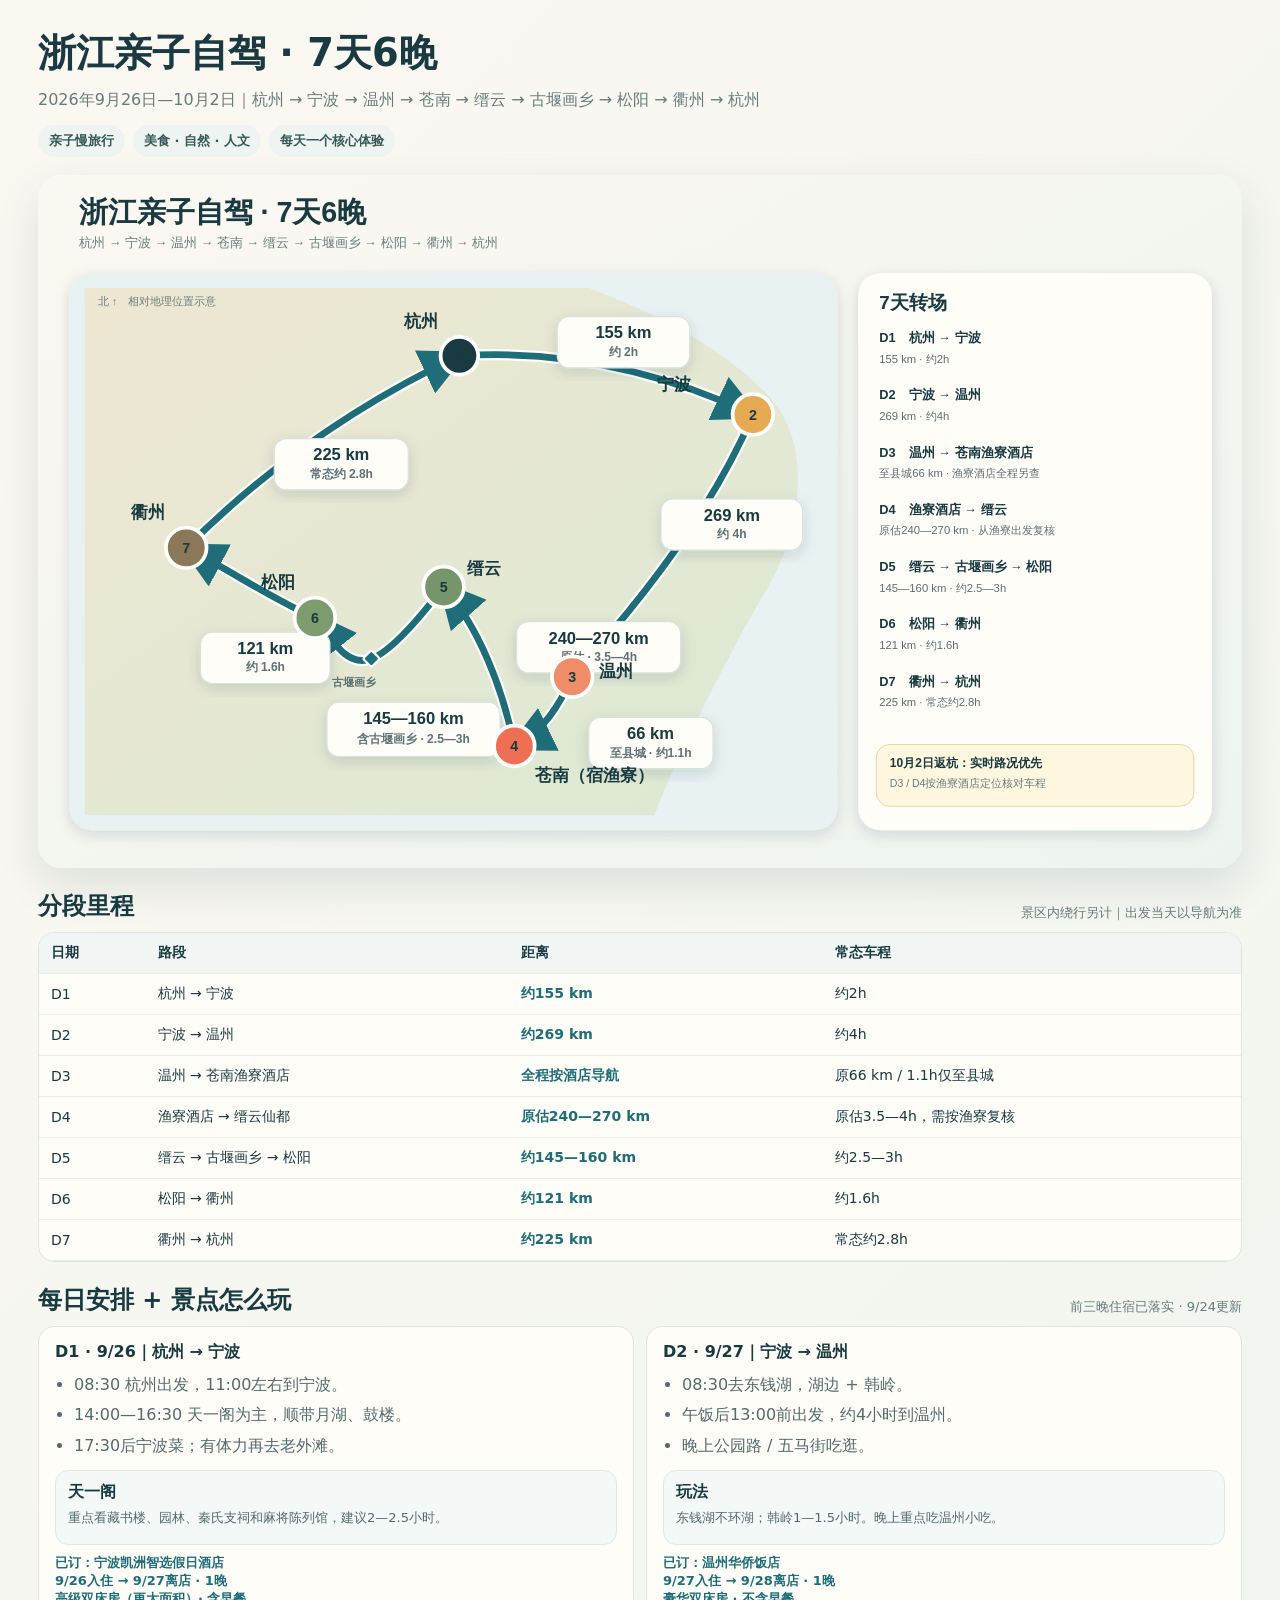
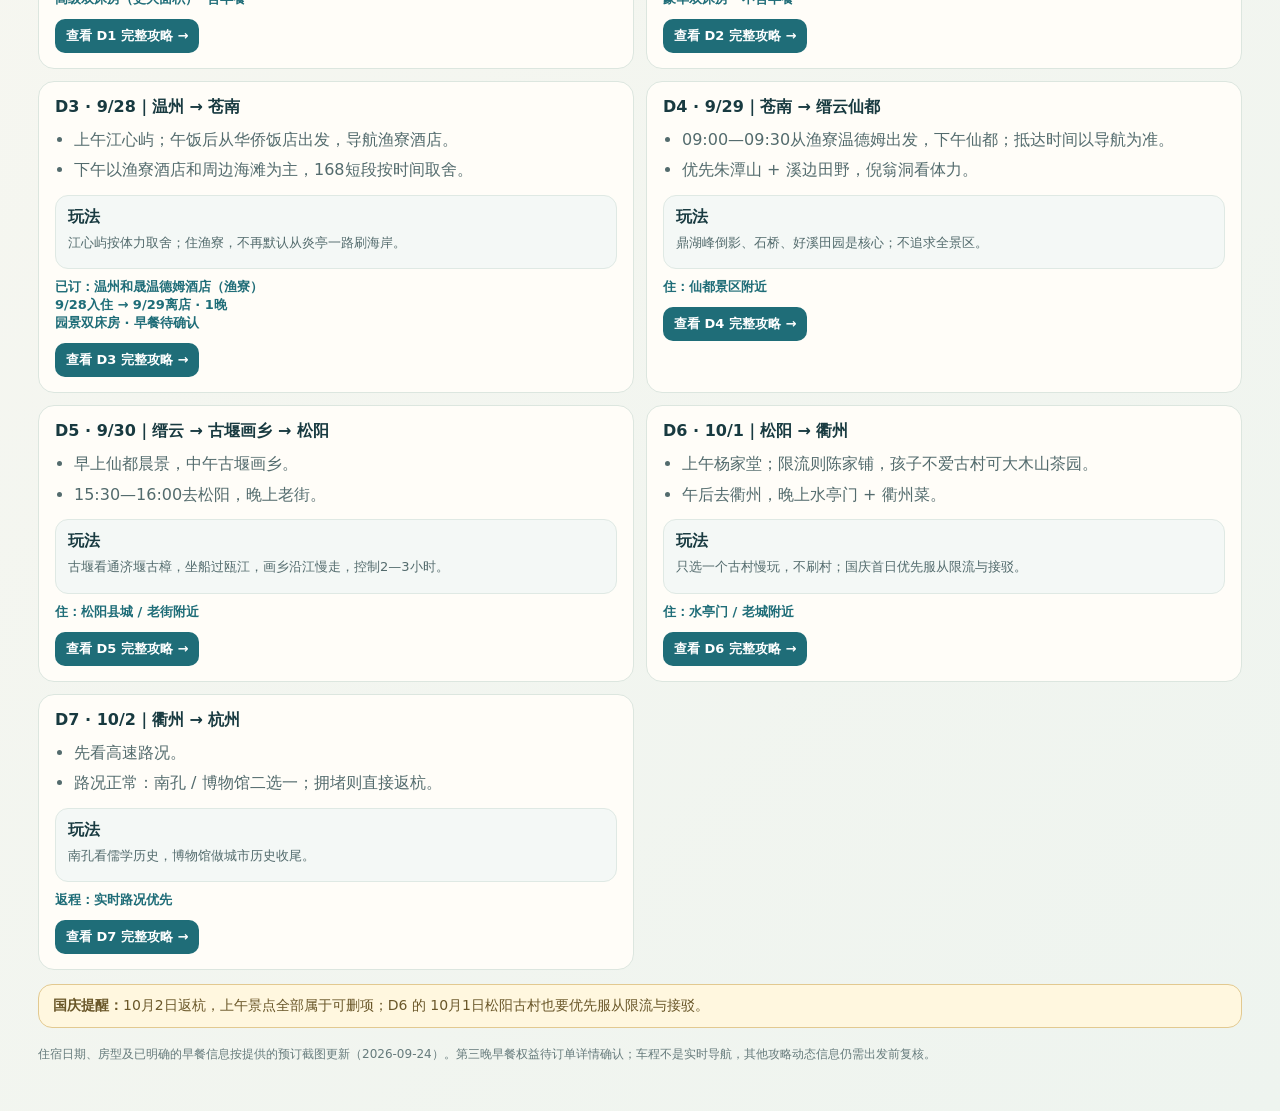
<file: index.html>
<!doctype html>
<html lang="zh-CN">
<head>
  <meta charset="utf-8"><meta name="viewport" content="width=device-width,initial-scale=1"><meta name="color-scheme" content="light"><title>浙江亲子自驾｜7天6晚</title>
  <style>:root{--ink:#183a40;--muted:#667b7c;--card:#fffdf8;--teal:#1f6d78;--line:#dce6df;--shadow:0 16px 44px rgba(28,61,65,.12)}*{box-sizing:border-box}body{margin:0;background:linear-gradient(135deg,#fbf8f1,#eef4ef);color:var(--ink);font-family:"PingFang SC","Microsoft YaHei","Noto Sans CJK SC",system-ui,sans-serif}.page{width:min(1320px,100%);margin:auto;padding:28px clamp(12px,3vw,38px) 48px}h1{font-size:clamp(28px,3vw,44px);margin:0 0 8px}.subtitle{color:var(--muted);line-height:1.65}.pills{display:flex;gap:8px;flex-wrap:wrap;margin-top:12px}.pill{padding:7px 11px;border-radius:999px;background:#edf4f1;color:#365955;font-size:13px;font-weight:700}.map{display:block;width:100%;margin-top:18px;border-radius:24px;background:#fff;box-shadow:var(--shadow)}section{margin-top:22px}.section-title{display:flex;justify-content:space-between;align-items:end;gap:12px;margin-bottom:10px}.section-title h2{margin:0}.hint{color:var(--muted);font-size:13px}.table-wrap{overflow-x:auto;border:1px solid var(--line);border-radius:16px;background:var(--card)}table{width:100%;min-width:720px;border-collapse:collapse}th,td{padding:11px 12px;border-bottom:1px solid #e8efea;text-align:left;font-size:14px}th{background:#f1f6f4}.metric{font-weight:800;color:var(--teal)}.days{display:grid;grid-template-columns:repeat(2,minmax(0,1fr));gap:12px}.day{background:var(--card);border:1px solid var(--line);border-radius:16px;padding:15px 16px}.day h3{margin:0 0 8px;font-size:16px}.day ul{margin:0;padding-left:19px;color:#536b6d;line-height:1.72}.day li+li{margin-top:3px}.stay{margin-top:9px;font-size:13px;font-weight:700;color:var(--teal)}.play{margin-top:11px;padding:11px 12px;border-radius:13px;background:#f4f8f6;border:1px solid #dfe9e4}.play b{display:block}.play p{margin:4px 0;color:#536b6d;font-size:13px;line-height:1.65}.detail{display:inline-block;margin-top:11px;padding:8px 11px;border-radius:10px;background:var(--teal);color:#fff;text-decoration:none;font-size:13px;font-weight:800}.alert{margin-top:14px;padding:12px 14px;border-radius:14px;background:#fff7df;border:1px solid #e2c990;color:#6a5729;font-size:14px}footer{margin-top:18px;color:var(--muted);font-size:12px}@media(max-width:680px){.days{grid-template-columns:1fr}.page{padding-inline:10px}}</style>
</head><body><main class="page"><header><h1>浙江亲子自驾 · 7天6晚</h1><div class="subtitle">2026年9月26日—10月2日｜杭州 → 宁波 → 温州 → 苍南 → 缙云 → 古堰画乡 → 松阳 → 衢州 → 杭州</div><div class="pills"><span class="pill">亲子慢旅行</span><span class="pill">美食 · 自然 · 人文</span><span class="pill">每天一个核心体验</span></div></header><img class="map" src="./浙江亲子自驾路线地图.svg" alt="浙江7天6晚自驾路线图"><section><div class="section-title"><h2>分段里程</h2><div class="hint">景区内绕行另计｜出发当天以导航为准</div></div><div class="table-wrap"><table><thead><tr><th>日期</th><th>路段</th><th>距离</th><th>常态车程</th></tr></thead><tbody><tr><td>D1</td><td>杭州 → 宁波</td><td class="metric">约155 km</td><td>约2h</td></tr><tr><td>D2</td><td>宁波 → 温州</td><td class="metric">约269 km</td><td>约4h</td></tr><tr><td>D3</td><td>温州 → 苍南渔寮酒店</td><td class="metric">全程按酒店导航</td><td>原66 km / 1.1h仅至县城</td></tr><tr><td>D4</td><td>渔寮酒店 → 缙云仙都</td><td class="metric">原估240—270 km</td><td>原估3.5—4h，需按渔寮复核</td></tr><tr><td>D5</td><td>缙云 → 古堰画乡 → 松阳</td><td class="metric">约145—160 km</td><td>约2.5—3h</td></tr><tr><td>D6</td><td>松阳 → 衢州</td><td class="metric">约121 km</td><td>约1.6h</td></tr><tr><td>D7</td><td>衢州 → 杭州</td><td class="metric">约225 km</td><td>常态约2.8h</td></tr></tbody></table></div></section><section><div class="section-title"><h2>每日安排 + 景点怎么玩</h2><div class="hint">前三晚住宿已落实 · 9/24更新</div></div><div class="days">
<article class="day"><h3>D1 · 9/26｜杭州 → 宁波</h3><ul><li>08:30 杭州出发，11:00左右到宁波。</li><li>14:00—16:30 天一阁为主，顺带月湖、鼓楼。</li><li>17:30后宁波菜；有体力再去老外滩。</li></ul><div class="play"><b>天一阁</b><p>重点看藏书楼、园林、秦氏支祠和麻将陈列馆，建议2—2.5小时。</p></div><div class="stay booked-stay">已订：宁波凯洲智选假日酒店<br><time datetime="2026-09-26">9/26</time>入住 → <time datetime="2026-09-27">9/27</time>离店 · 1晚<br>高级双床房（更大面积）· 含早餐</div><a class="detail" href="./day1-ningbo.html">查看 D1 完整攻略 →</a></article>
<article class="day"><h3>D2 · 9/27｜宁波 → 温州</h3><ul><li>08:30去东钱湖，湖边 + 韩岭。</li><li>午饭后13:00前出发，约4小时到温州。</li><li>晚上公园路 / 五马街吃逛。</li></ul><div class="play"><b>玩法</b><p>东钱湖不环湖；韩岭1—1.5小时。晚上重点吃温州小吃。</p></div><div class="stay booked-stay">已订：温州华侨饭店<br><time datetime="2026-09-27">9/27</time>入住 → <time datetime="2026-09-28">9/28</time>离店 · 1晚<br>豪华双床房 · 不含早餐</div><a class="detail" href="./day2-ningbo-wenzhou.html">查看 D2 完整攻略 →</a></article>
<article class="day"><h3>D3 · 9/28｜温州 → 苍南</h3><ul><li>上午江心屿；午饭后从华侨饭店出发，导航渔寮酒店。</li><li>下午以渔寮酒店和周边海滩为主，168短段按时间取舍。</li></ul><div class="play"><b>玩法</b><p>江心屿按体力取舍；住渔寮，不再默认从炎亭一路刷海岸。</p></div><div class="stay booked-stay">已订：温州和晟温德姆酒店（渔寮）<br><time datetime="2026-09-28">9/28</time>入住 → <time datetime="2026-09-29">9/29</time>离店 · 1晚<br>园景双床房 · 早餐待确认</div><a class="detail" href="./day3-wenzhou-cangnan.html">查看 D3 完整攻略 →</a></article>
<article class="day"><h3>D4 · 9/29｜苍南 → 缙云仙都</h3><ul><li>09:00—09:30从渔寮温德姆出发，下午仙都；抵达时间以导航为准。</li><li>优先朱潭山 + 溪边田野，倪翁洞看体力。</li></ul><div class="play"><b>玩法</b><p>鼎湖峰倒影、石桥、好溪田园是核心；不追求全景区。</p></div><div class="stay">住：仙都景区附近</div><a class="detail" href="./day4-cangnan-jinyun.html">查看 D4 完整攻略 →</a></article>
<article class="day"><h3>D5 · 9/30｜缙云 → 古堰画乡 → 松阳</h3><ul><li>早上仙都晨景，中午古堰画乡。</li><li>15:30—16:00去松阳，晚上老街。</li></ul><div class="play"><b>玩法</b><p>古堰看通济堰古樟，坐船过瓯江，画乡沿江慢走，控制2—3小时。</p></div><div class="stay">住：松阳县城 / 老街附近</div><a class="detail" href="./day5-jinyun-songyang.html">查看 D5 完整攻略 →</a></article>
<article class="day"><h3>D6 · 10/1｜松阳 → 衢州</h3><ul><li>上午杨家堂；限流则陈家铺，孩子不爱古村可大木山茶园。</li><li>午后去衢州，晚上水亭门 + 衢州菜。</li></ul><div class="play"><b>玩法</b><p>只选一个古村慢玩，不刷村；国庆首日优先服从限流与接驳。</p></div><div class="stay">住：水亭门 / 老城附近</div><a class="detail" href="./day6-songyang-quzhou.html">查看 D6 完整攻略 →</a></article>
<article class="day"><h3>D7 · 10/2｜衢州 → 杭州</h3><ul><li>先看高速路况。</li><li>路况正常：南孔 / 博物馆二选一；拥堵则直接返杭。</li></ul><div class="play"><b>玩法</b><p>南孔看儒学历史，博物馆做城市历史收尾。</p></div><div class="stay">返程：实时路况优先</div><a class="detail" href="./day7-quzhou-hangzhou.html">查看 D7 完整攻略 →</a></article>
</div><div class="alert"><strong>国庆提醒：</strong>10月2日返杭，上午景点全部属于可删项；D6 的 10月1日松阳古村也要优先服从限流与接驳。</div></section><footer>住宿日期、房型及已明确的早餐信息按提供的预订截图更新（2026-09-24）。第三晚早餐权益待订单详情确认；车程不是实时导航，其他攻略动态信息仍需出发前复核。</footer></main></body></html>
</file>
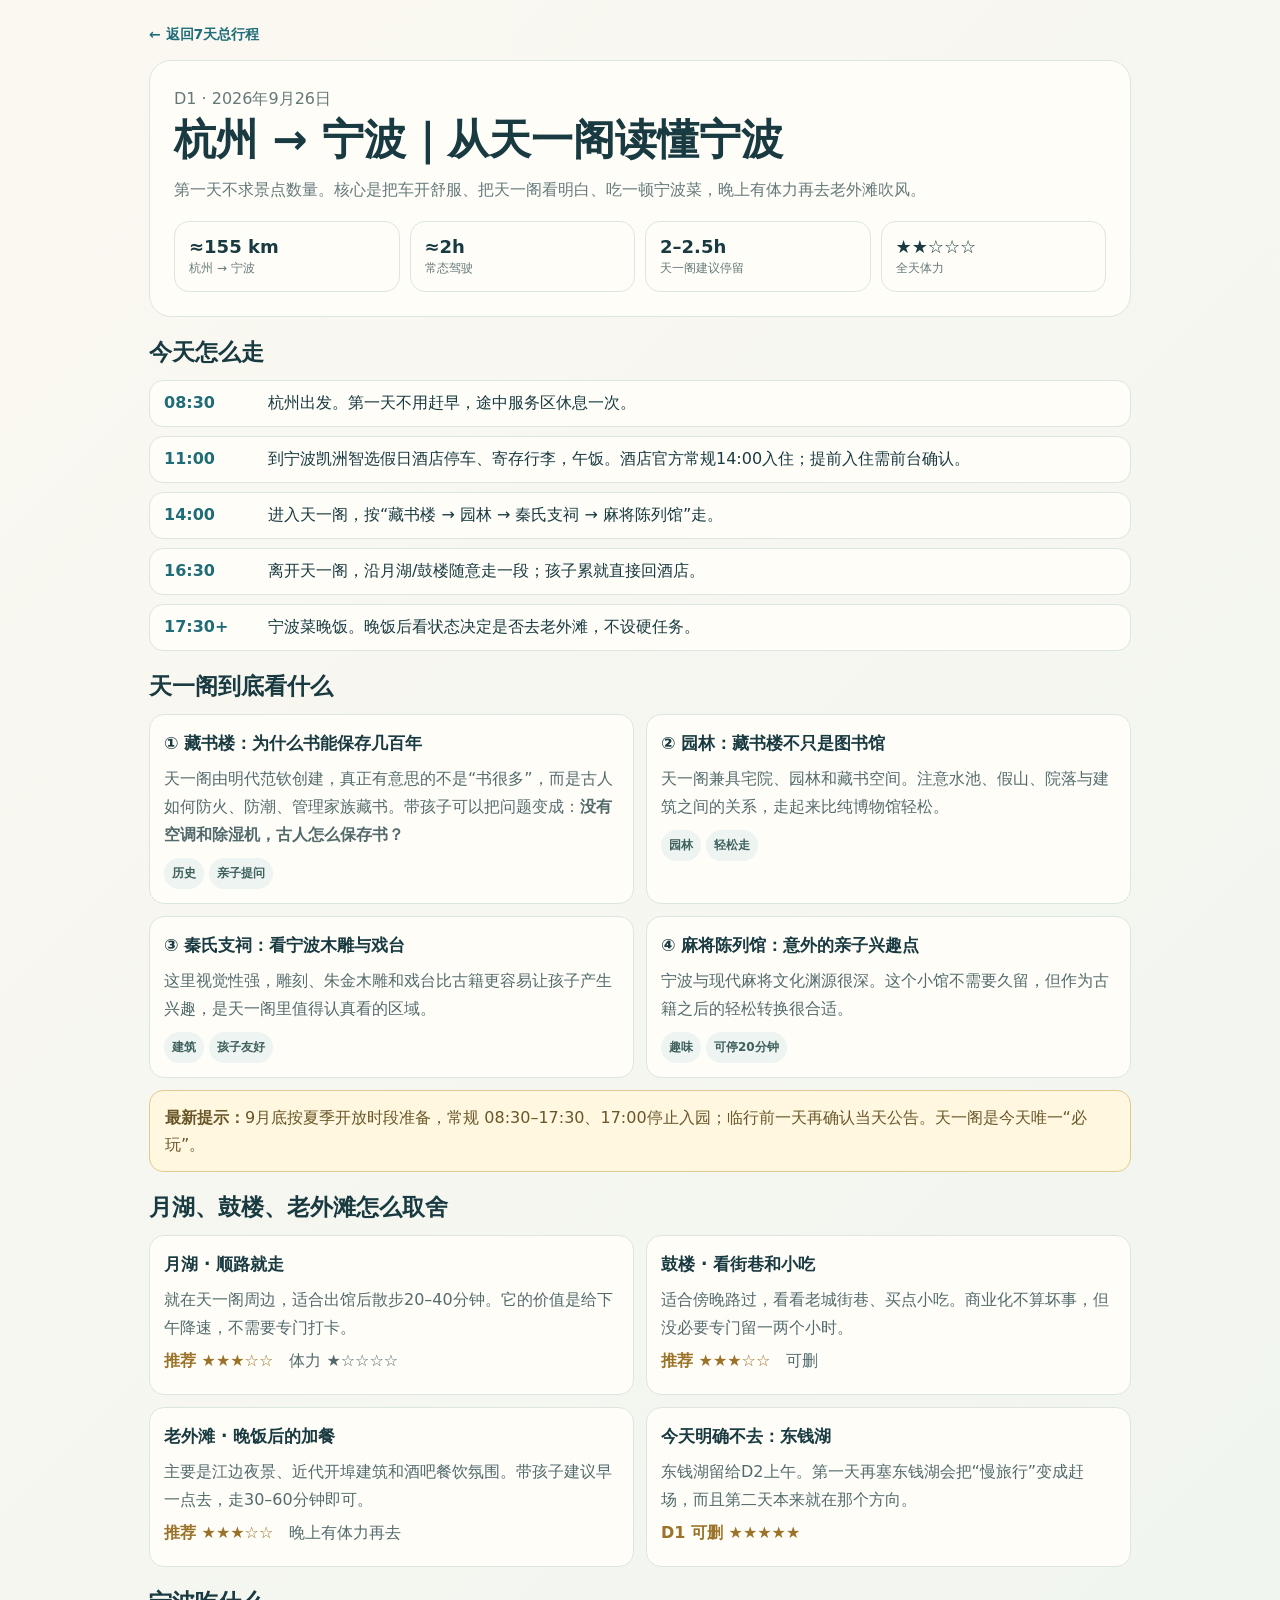
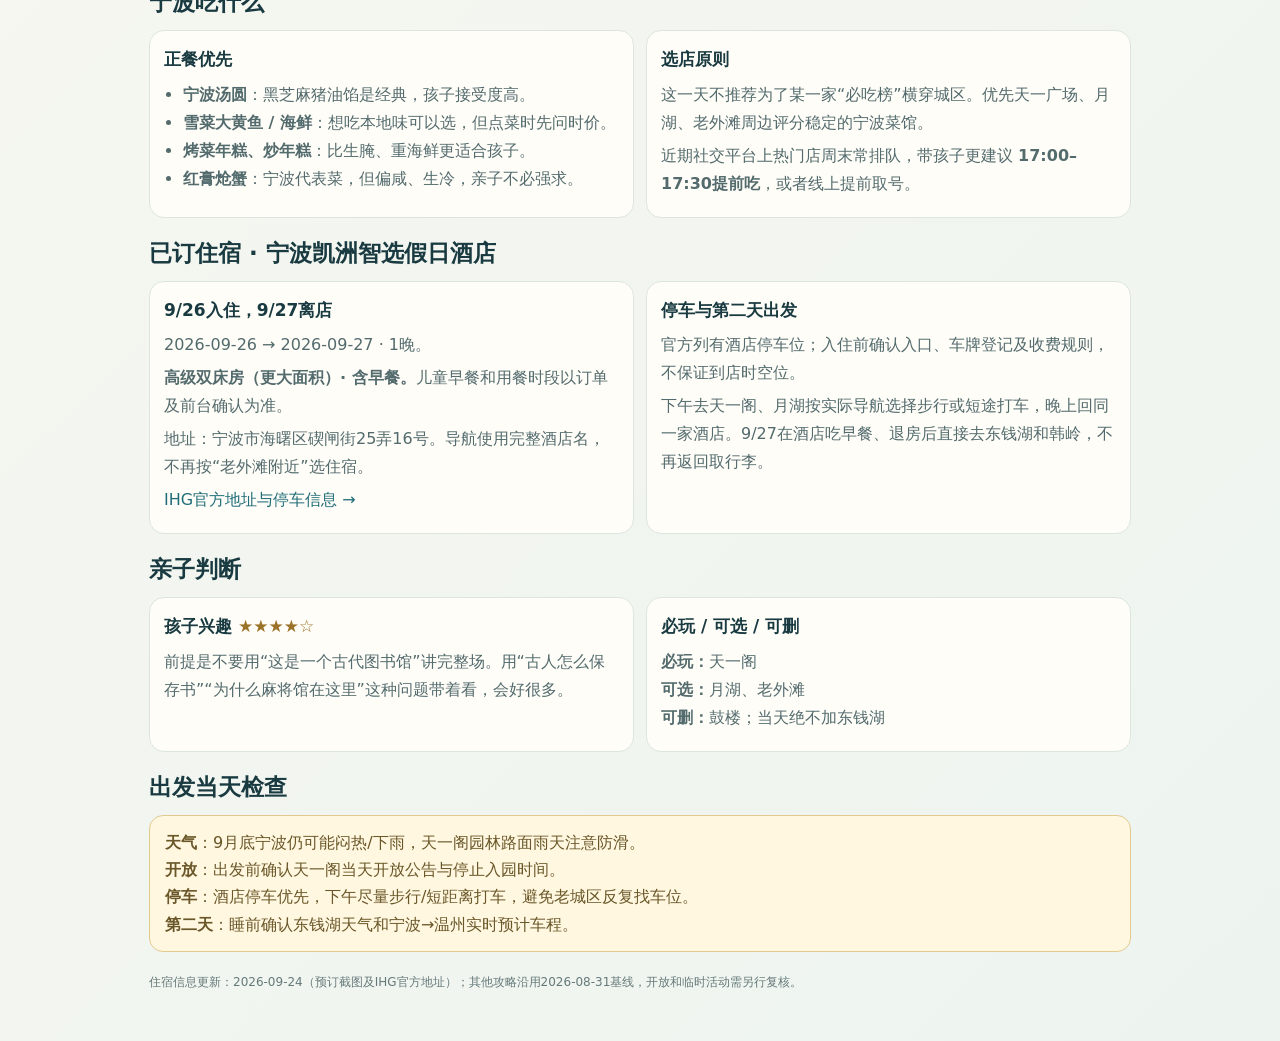
<file: day1-ningbo.html>
<!doctype html>
<html lang="zh-CN"><head><meta charset="utf-8"><meta name="viewport" content="width=device-width,initial-scale=1"><title>D1 宁波详细攻略｜浙江亲子自驾</title><style>:root{--ink:#183a40;--muted:#65797a;--bg:#f7f4ec;--card:#fffdf8;--teal:#1f6d78;--line:#dce6df;--gold:#9a7228}*{box-sizing:border-box}body{margin:0;background:linear-gradient(135deg,#fbf8f1,#edf4ef);color:var(--ink);font-family:"PingFang SC","Microsoft YaHei",system-ui,sans-serif}.page{width:min(1050px,100%);margin:auto;padding:24px clamp(12px,3vw,34px) 50px}a{color:var(--teal);text-decoration:none}.back{font-size:14px;font-weight:700}.hero{margin-top:16px;padding:24px;border-radius:22px;background:var(--card);border:1px solid var(--line)}h1{margin:0 0 8px;font-size:clamp(28px,4vw,42px)}h2{margin:0 0 12px;font-size:23px}.sub{color:var(--muted);line-height:1.7}.facts{display:grid;grid-template-columns:repeat(4,1fr);gap:10px;margin-top:18px}.fact,.card{background:var(--card);border:1px solid var(--line);border-radius:15px;padding:14px}.fact b{display:block;font-size:18px}.fact span{color:var(--muted);font-size:12px}.section{margin-top:20px}.timeline{display:grid;gap:9px}.time{display:grid;grid-template-columns:92px 1fr;gap:12px;padding:12px 14px;border-radius:14px;background:var(--card);border:1px solid var(--line)}.time b{color:var(--teal)}.grid{display:grid;grid-template-columns:repeat(2,1fr);gap:12px}.card{line-height:1.75}.card h3{margin:0 0 6px;font-size:17px}.card p,.card ul{margin:5px 0;color:#536b6d}.card ul{padding-left:19px}.tag{display:inline-block;margin:4px 5px 0 0;padding:5px 8px;border-radius:999px;background:#edf4f1;color:#3e615e;font-size:12px;font-weight:700}.note{padding:13px 15px;border-radius:14px;background:#fff7df;border:1px solid #e2c990;color:#6a5729;line-height:1.7}.stars{color:var(--gold);font-weight:800}.updated{margin-top:22px;color:var(--muted);font-size:12px}@media(max-width:700px){.facts,.grid{grid-template-columns:1fr 1fr}.time{grid-template-columns:76px 1fr}}@media(max-width:480px){.facts,.grid{grid-template-columns:1fr}}</style></head><body><main class="page"><a class="back" href="./index.html">← 返回7天总行程</a><section class="hero"><div class="sub">D1 · 2026年9月26日</div><h1>杭州 → 宁波｜从天一阁读懂宁波</h1><div class="sub">第一天不求景点数量。核心是把车开舒服、把天一阁看明白、吃一顿宁波菜，晚上有体力再去老外滩吹风。</div><div class="facts"><div class="fact"><b>≈155 km</b><span>杭州 → 宁波</span></div><div class="fact"><b>≈2h</b><span>常态驾驶</span></div><div class="fact"><b>2–2.5h</b><span>天一阁建议停留</span></div><div class="fact"><b>★★☆☆☆</b><span>全天体力</span></div></div></section><section class="section"><h2>今天怎么走</h2><div class="timeline"><div class="time"><b>08:30</b><div>杭州出发。第一天不用赶早，途中服务区休息一次。</div></div><div class="time"><b>11:00</b><div>到宁波凯洲智选假日酒店停车、寄存行李，午饭。酒店官方常规14:00入住；提前入住需前台确认。</div></div><div class="time"><b>14:00</b><div>进入天一阁，按“藏书楼 → 园林 → 秦氏支祠 → 麻将陈列馆”走。</div></div><div class="time"><b>16:30</b><div>离开天一阁，沿月湖/鼓楼随意走一段；孩子累就直接回酒店。</div></div><div class="time"><b>17:30+</b><div>宁波菜晚饭。晚饭后看状态决定是否去老外滩，不设硬任务。</div></div></div></section><section class="section"><h2>天一阁到底看什么</h2><div class="grid"><article class="card"><h3>① 藏书楼：为什么书能保存几百年</h3><p>天一阁由明代范钦创建，真正有意思的不是“书很多”，而是古人如何防火、防潮、管理家族藏书。带孩子可以把问题变成：<strong>没有空调和除湿机，古人怎么保存书？</strong></p><span class="tag">历史</span><span class="tag">亲子提问</span></article><article class="card"><h3>② 园林：藏书楼不只是图书馆</h3><p>天一阁兼具宅院、园林和藏书空间。注意水池、假山、院落与建筑之间的关系，走起来比纯博物馆轻松。</p><span class="tag">园林</span><span class="tag">轻松走</span></article><article class="card"><h3>③ 秦氏支祠：看宁波木雕与戏台</h3><p>这里视觉性强，雕刻、朱金木雕和戏台比古籍更容易让孩子产生兴趣，是天一阁里值得认真看的区域。</p><span class="tag">建筑</span><span class="tag">孩子友好</span></article><article class="card"><h3>④ 麻将陈列馆：意外的亲子兴趣点</h3><p>宁波与现代麻将文化渊源很深。这个小馆不需要久留，但作为古籍之后的轻松转换很合适。</p><span class="tag">趣味</span><span class="tag">可停20分钟</span></article></div><div class="note" style="margin-top:12px"><strong>最新提示：</strong>9月底按夏季开放时段准备，常规 08:30–17:30、17:00停止入园；临行前一天再确认当天公告。天一阁是今天唯一“必玩”。</div></section><section class="section"><h2>月湖、鼓楼、老外滩怎么取舍</h2><div class="grid"><article class="card"><h3>月湖 · 顺路就走</h3><p>就在天一阁周边，适合出馆后散步20–40分钟。它的价值是给下午降速，不需要专门打卡。</p><p><span class="stars">推荐 ★★★☆☆</span>　体力 ★☆☆☆☆</p></article><article class="card"><h3>鼓楼 · 看街巷和小吃</h3><p>适合傍晚路过，看看老城街巷、买点小吃。商业化不算坏事，但没必要专门留一两个小时。</p><p><span class="stars">推荐 ★★★☆☆</span>　可删</p></article><article class="card"><h3>老外滩 · 晚饭后的加餐</h3><p>主要是江边夜景、近代开埠建筑和酒吧餐饮氛围。带孩子建议早一点去，走30–60分钟即可。</p><p><span class="stars">推荐 ★★★☆☆</span>　晚上有体力再去</p></article><article class="card"><h3>今天明确不去：东钱湖</h3><p>东钱湖留给D2上午。第一天再塞东钱湖会把“慢旅行”变成赶场，而且第二天本来就在那个方向。</p><p><span class="stars">D1 可删 ★★★★★</span></p></article></div></section><section class="section"><h2>宁波吃什么</h2><div class="grid"><article class="card"><h3>正餐优先</h3><ul><li><strong>宁波汤圆</strong>：黑芝麻猪油馅是经典，孩子接受度高。</li><li><strong>雪菜大黄鱼 / 海鲜</strong>：想吃本地味可以选，但点菜时先问时价。</li><li><strong>烤菜年糕、炒年糕</strong>：比生腌、重海鲜更适合孩子。</li><li><strong>红膏炝蟹</strong>：宁波代表菜，但偏咸、生冷，亲子不必强求。</li></ul></article><article class="card"><h3>选店原则</h3><p>这一天不推荐为了某一家“必吃榜”横穿城区。优先天一广场、月湖、老外滩周边评分稳定的宁波菜馆。</p><p>近期社交平台上热门店周末常排队，带孩子更建议 <strong>17:00–17:30提前吃</strong>，或者线上提前取号。</p></article></div></section><section class="section" id="booked-hotel"><h2>已订住宿 · 宁波凯洲智选假日酒店</h2><div class="grid"><article class="card"><h3>9/26入住，9/27离店</h3><p><time datetime="2026-09-26">2026-09-26</time> → <time datetime="2026-09-27">2026-09-27</time> · 1晚。</p><p><strong>高级双床房（更大面积）· 含早餐。</strong>儿童早餐和用餐时段以订单及前台确认为准。</p><p>地址：宁波市海曙区碶闸街25弄16号。导航使用完整酒店名，不再按“老外滩附近”选住宿。</p><p><a href="https://www.ihg.com/holidayinnexpress/hotels/cn/zh/ningbo/ngbcc/hoteldetail/directions" target="_blank" rel="noopener noreferrer">IHG官方地址与停车信息 →</a></p></article><article class="card"><h3>停车与第二天出发</h3><p>官方列有酒店停车位；入住前确认入口、车牌登记及收费规则，不保证到店时空位。</p><p>下午去天一阁、月湖按实际导航选择步行或短途打车，晚上回同一家酒店。9/27在酒店吃早餐、退房后直接去东钱湖和韩岭，不再返回取行李。</p></article></div></section><section class="section"><h2>亲子判断</h2><div class="grid"><article class="card"><h3>孩子兴趣 <span class="stars">★★★★☆</span></h3><p>前提是不要用“这是一个古代图书馆”讲完整场。用“古人怎么保存书”“为什么麻将馆在这里”这种问题带着看，会好很多。</p></article><article class="card"><h3>必玩 / 可选 / 可删</h3><p><strong>必玩：</strong>天一阁<br><strong>可选：</strong>月湖、老外滩<br><strong>可删：</strong>鼓楼；当天绝不加东钱湖</p></article></div></section><section class="section"><h2>出发当天检查</h2><div class="note"><strong>天气</strong>：9月底宁波仍可能闷热/下雨，天一阁园林路面雨天注意防滑。<br><strong>开放</strong>：出发前确认天一阁当天开放公告与停止入园时间。<br><strong>停车</strong>：酒店停车优先，下午尽量步行/短距离打车，避免老城区反复找车位。<br><strong>第二天</strong>：睡前确认东钱湖天气和宁波→温州实时预计车程。</div></section><div class="updated">住宿信息更新：2026-09-24（预订截图及IHG官方地址）；其他攻略沿用2026-08-31基线，开放和临时活动需另行复核。</div></main></body></html>
</file>
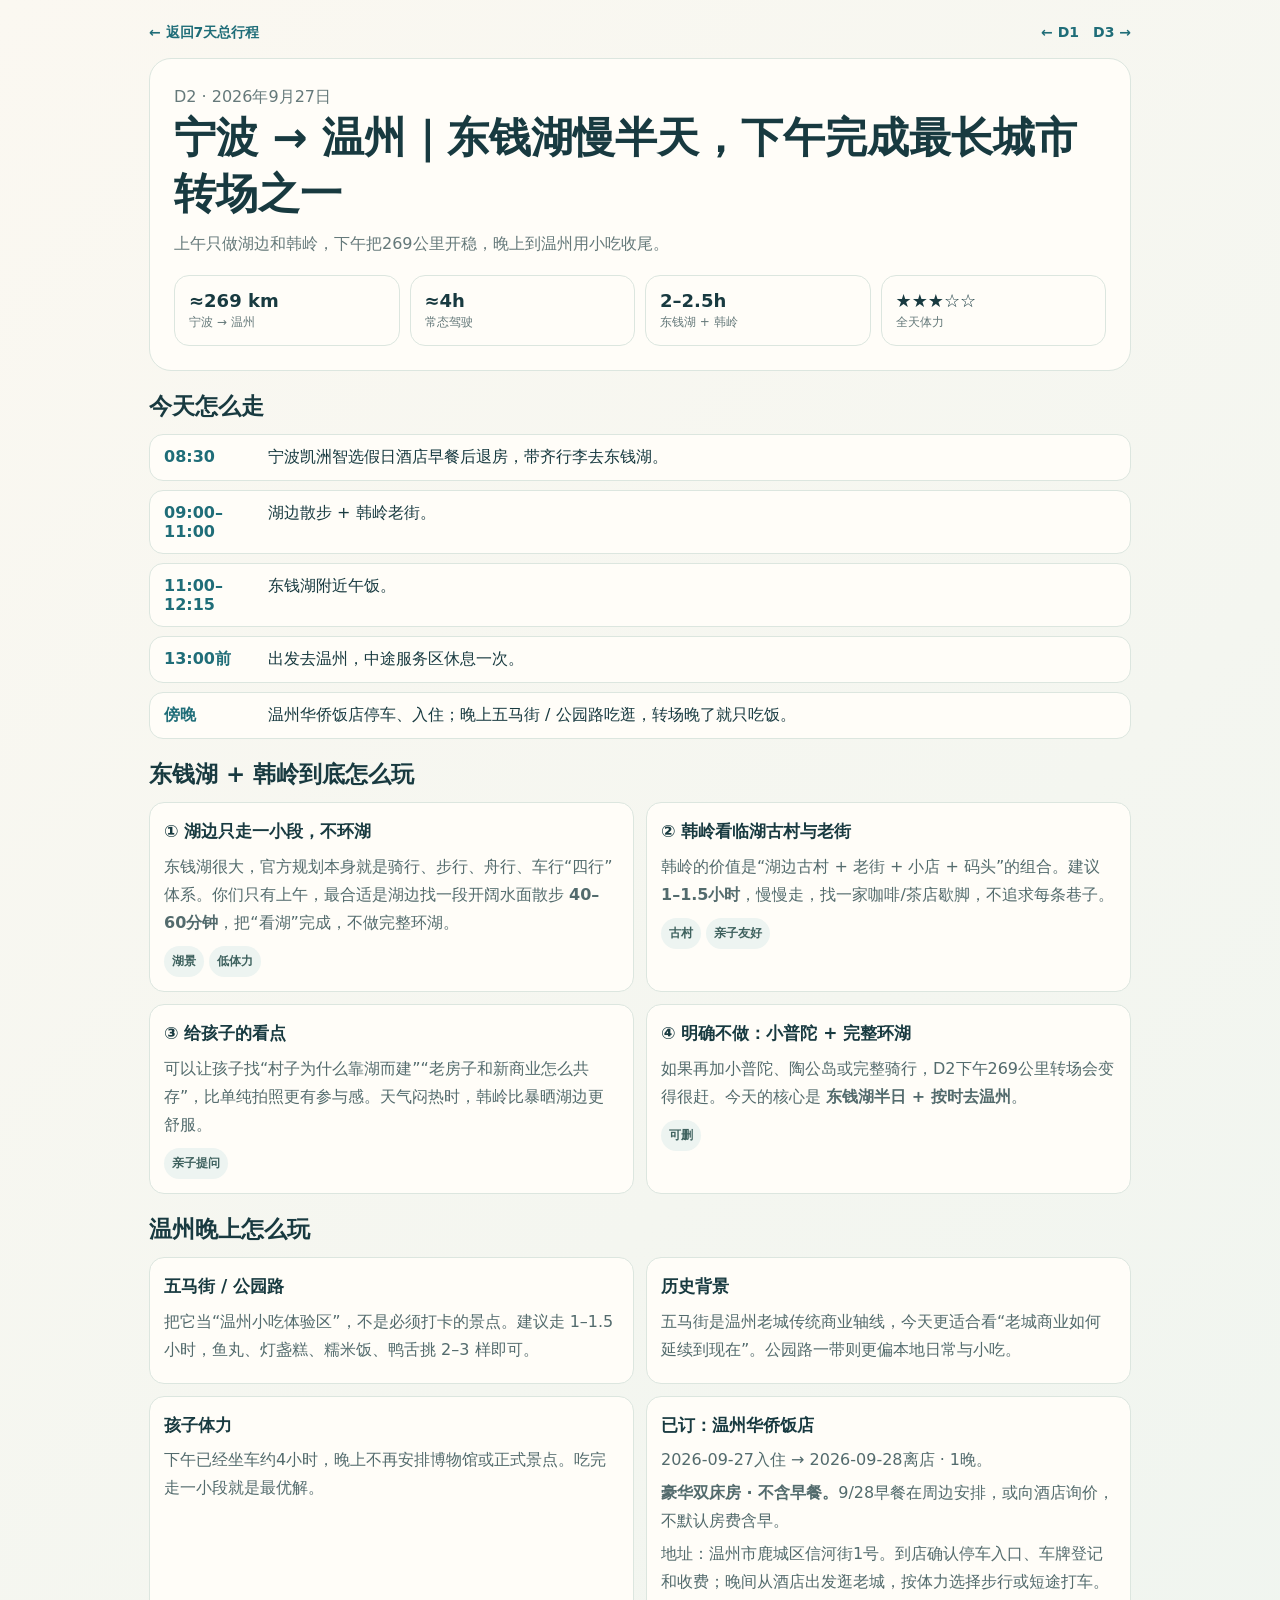
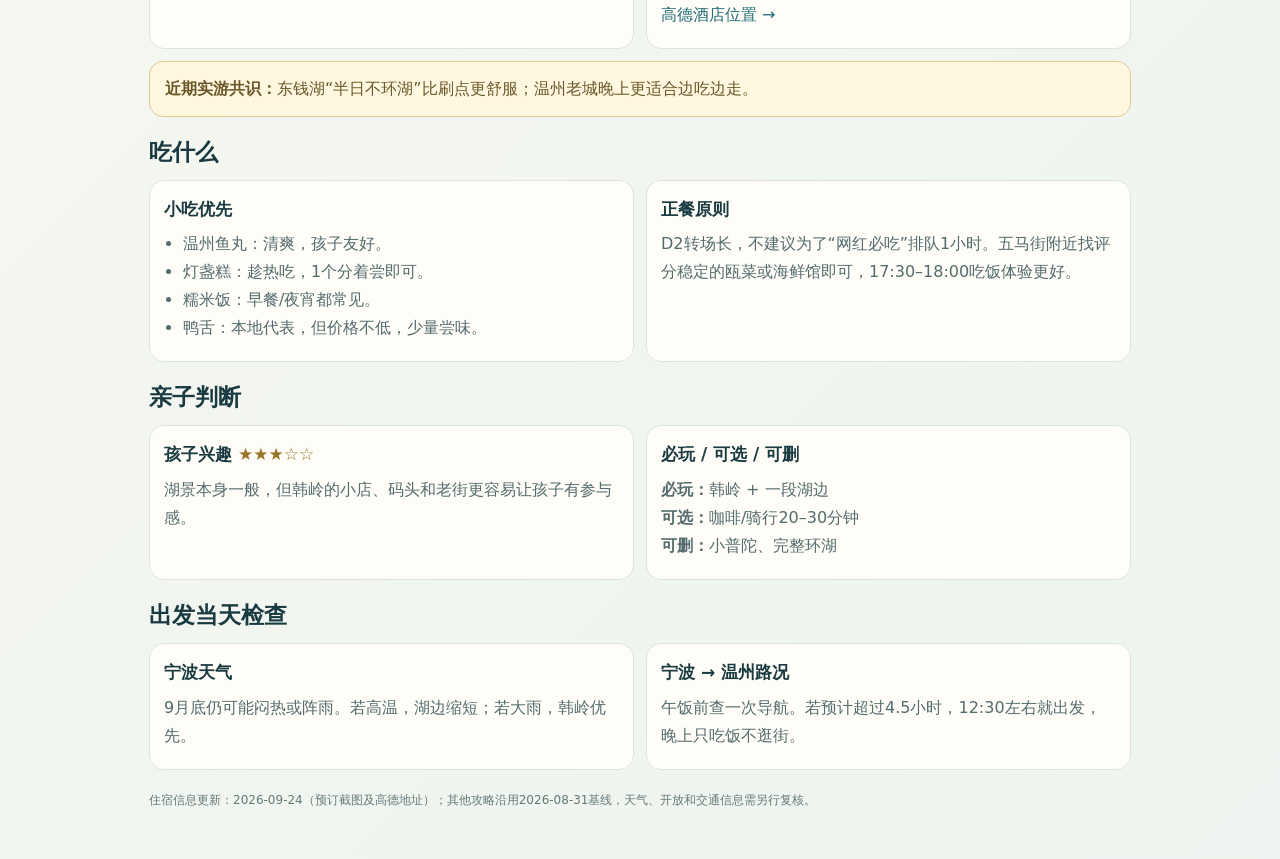
<file: day2-ningbo-wenzhou.html>
<!doctype html><html lang="zh-CN"><head><meta charset="utf-8"><meta name="viewport" content="width=device-width,initial-scale=1"><title>D2 宁波→温州详细攻略｜浙江亲子自驾</title><style>:root{--ink:#183a40;--muted:#65797a;--card:#fffdf8;--teal:#1f6d78;--line:#dce6df;--gold:#9a7228}*{box-sizing:border-box}body{margin:0;background:linear-gradient(135deg,#fbf8f1,#edf4ef);color:var(--ink);font-family:"PingFang SC","Microsoft YaHei",system-ui,sans-serif}.page{width:min(1050px,100%);margin:auto;padding:24px clamp(12px,3vw,34px) 50px}a{color:var(--teal);text-decoration:none}.nav{display:flex;justify-content:space-between;gap:10px;flex-wrap:wrap;font-size:14px;font-weight:700}.hero{margin-top:16px;padding:24px;border-radius:22px;background:var(--card);border:1px solid var(--line)}h1{margin:0 0 8px;font-size:clamp(28px,4vw,42px)}h2{margin:0 0 12px;font-size:23px}.sub{color:var(--muted);line-height:1.7}.facts{display:grid;grid-template-columns:repeat(4,1fr);gap:10px;margin-top:18px}.fact,.card{background:var(--card);border:1px solid var(--line);border-radius:15px;padding:14px}.fact b{display:block;font-size:18px}.fact span{color:var(--muted);font-size:12px}.section{margin-top:20px}.timeline{display:grid;gap:9px}.time{display:grid;grid-template-columns:92px 1fr;gap:12px;padding:12px 14px;border-radius:14px;background:var(--card);border:1px solid var(--line)}.time b{color:var(--teal)}.grid{display:grid;grid-template-columns:repeat(2,1fr);gap:12px}.card{line-height:1.75}.card h3{margin:0 0 6px;font-size:17px}.card p,.card ul{margin:5px 0;color:#536b6d}.card ul{padding-left:19px}.tag{display:inline-block;margin:4px 5px 0 0;padding:5px 8px;border-radius:999px;background:#edf4f1;color:#3e615e;font-size:12px;font-weight:700}.note{padding:13px 15px;border-radius:14px;background:#fff7df;border:1px solid #e2c990;color:#6a5729;line-height:1.7}.stars{color:var(--gold);font-weight:800}.updated{margin-top:22px;color:var(--muted);font-size:12px}.source{font-size:12px;color:var(--muted)}@media(max-width:700px){.facts,.grid{grid-template-columns:1fr 1fr}.time{grid-template-columns:76px 1fr}}@media(max-width:480px){.facts,.grid{grid-template-columns:1fr}}</style></head><body><main class="page"><div class="nav"><a href="./index.html">← 返回7天总行程</a><div><a href="./day1-ningbo.html">← D1</a>　<a href="./day3-wenzhou-cangnan.html">D3 →</a></div></div><section class="hero"><div class="sub">D2 · 2026年9月27日</div><h1>宁波 → 温州｜东钱湖慢半天，下午完成最长城市转场之一</h1><div class="sub">上午只做湖边和韩岭，下午把269公里开稳，晚上到温州用小吃收尾。</div><div class="facts"><div class="fact"><b>≈269 km</b><span>宁波 → 温州</span></div><div class="fact"><b>≈4h</b><span>常态驾驶</span></div><div class="fact"><b>2–2.5h</b><span>东钱湖 + 韩岭</span></div><div class="fact"><b>★★★☆☆</b><span>全天体力</span></div></div></section><section class="section"><h2>今天怎么走</h2><div class="timeline"><div class="time"><b>08:30</b><div>宁波凯洲智选假日酒店早餐后退房，带齐行李去东钱湖。</div></div><div class="time"><b>09:00–11:00</b><div>湖边散步 + 韩岭老街。</div></div><div class="time"><b>11:00–12:15</b><div>东钱湖附近午饭。</div></div><div class="time"><b>13:00前</b><div>出发去温州，中途服务区休息一次。</div></div><div class="time"><b>傍晚</b><div>温州华侨饭店停车、入住；晚上五马街 / 公园路吃逛，转场晚了就只吃饭。</div></div></div></section><section class="section"><h2>东钱湖 + 韩岭到底怎么玩</h2><div class="grid"><article class="card"><h3>① 湖边只走一小段，不环湖</h3><p>东钱湖很大，官方规划本身就是骑行、步行、舟行、车行“四行”体系。你们只有上午，最合适是湖边找一段开阔水面散步 <strong>40–60分钟</strong>，把“看湖”完成，不做完整环湖。</p><span class="tag">湖景</span><span class="tag">低体力</span></article><article class="card"><h3>② 韩岭看临湖古村与老街</h3><p>韩岭的价值是“湖边古村 + 老街 + 小店 + 码头”的组合。建议 <strong>1–1.5小时</strong>，慢慢走，找一家咖啡/茶店歇脚，不追求每条巷子。</p><span class="tag">古村</span><span class="tag">亲子友好</span></article><article class="card"><h3>③ 给孩子的看点</h3><p>可以让孩子找“村子为什么靠湖而建”“老房子和新商业怎么共存”，比单纯拍照更有参与感。天气闷热时，韩岭比暴晒湖边更舒服。</p><span class="tag">亲子提问</span></article><article class="card"><h3>④ 明确不做：小普陀 + 完整环湖</h3><p>如果再加小普陀、陶公岛或完整骑行，D2下午269公里转场会变得很赶。今天的核心是 <strong>东钱湖半日 + 按时去温州</strong>。</p><span class="tag">可删</span></article></div></section><section class="section"><h2>温州晚上怎么玩</h2><div class="grid"><article class="card"><h3>五马街 / 公园路</h3><p>把它当“温州小吃体验区”，不是必须打卡的景点。建议走 1–1.5小时，鱼丸、灯盏糕、糯米饭、鸭舌挑 2–3 样即可。</p></article><article class="card"><h3>历史背景</h3><p>五马街是温州老城传统商业轴线，今天更适合看“老城商业如何延续到现在”。公园路一带则更偏本地日常与小吃。</p></article><article class="card"><h3>孩子体力</h3><p>下午已经坐车约4小时，晚上不再安排博物馆或正式景点。吃完走一小段就是最优解。</p></article><article class="card" id="booked-hotel"><h3>已订：温州华侨饭店</h3><p><time datetime="2026-09-27">2026-09-27</time>入住 → <time datetime="2026-09-28">2026-09-28</time>离店 · 1晚。</p><p><strong>豪华双床房 · 不含早餐。</strong>9/28早餐在周边安排，或向酒店询价，不默认房费含早。</p><p>地址：温州市鹿城区信河街1号。到店确认停车入口、车牌登记和收费；晚间从酒店出发逛老城，按体力选择步行或短途打车。</p><p><a href="https://www.amap.com/place/B024100S8A" target="_blank" rel="noopener noreferrer">高德酒店位置 →</a></p></article></div><div class="note" style="margin-top:12px"><strong>近期实游共识：</strong>东钱湖“半日不环湖”比刷点更舒服；温州老城晚上更适合边吃边走。</div></section><section class="section"><h2>吃什么</h2><div class="grid"><article class="card"><h3>小吃优先</h3><ul><li>温州鱼丸：清爽，孩子友好。</li><li>灯盏糕：趁热吃，1个分着尝即可。</li><li>糯米饭：早餐/夜宵都常见。</li><li>鸭舌：本地代表，但价格不低，少量尝味。</li></ul></article><article class="card"><h3>正餐原则</h3><p>D2转场长，不建议为了“网红必吃”排队1小时。五马街附近找评分稳定的瓯菜或海鲜馆即可，17:30–18:00吃饭体验更好。</p></article></div></section><section class="section"><h2>亲子判断</h2><div class="grid"><article class="card"><h3>孩子兴趣 <span class="stars">★★★☆☆</span></h3><p>湖景本身一般，但韩岭的小店、码头和老街更容易让孩子有参与感。</p></article><article class="card"><h3>必玩 / 可选 / 可删</h3><p><strong>必玩：</strong>韩岭 + 一段湖边<br><strong>可选：</strong>咖啡/骑行20–30分钟<br><strong>可删：</strong>小普陀、完整环湖</p></article></div></section><section class="section"><h2>出发当天检查</h2><div class="grid"><article class="card"><h3>宁波天气</h3><p>9月底仍可能闷热或阵雨。若高温，湖边缩短；若大雨，韩岭优先。</p></article><article class="card"><h3>宁波 → 温州路况</h3><p>午饭前查一次导航。若预计超过4.5小时，12:30左右就出发，晚上只吃饭不逛街。</p></article></div></section><div class="updated">住宿信息更新：2026-09-24（预订截图及高德地址）；其他攻略沿用2026-08-31基线，天气、开放和交通信息需另行复核。</div></main></body></html>
</file>
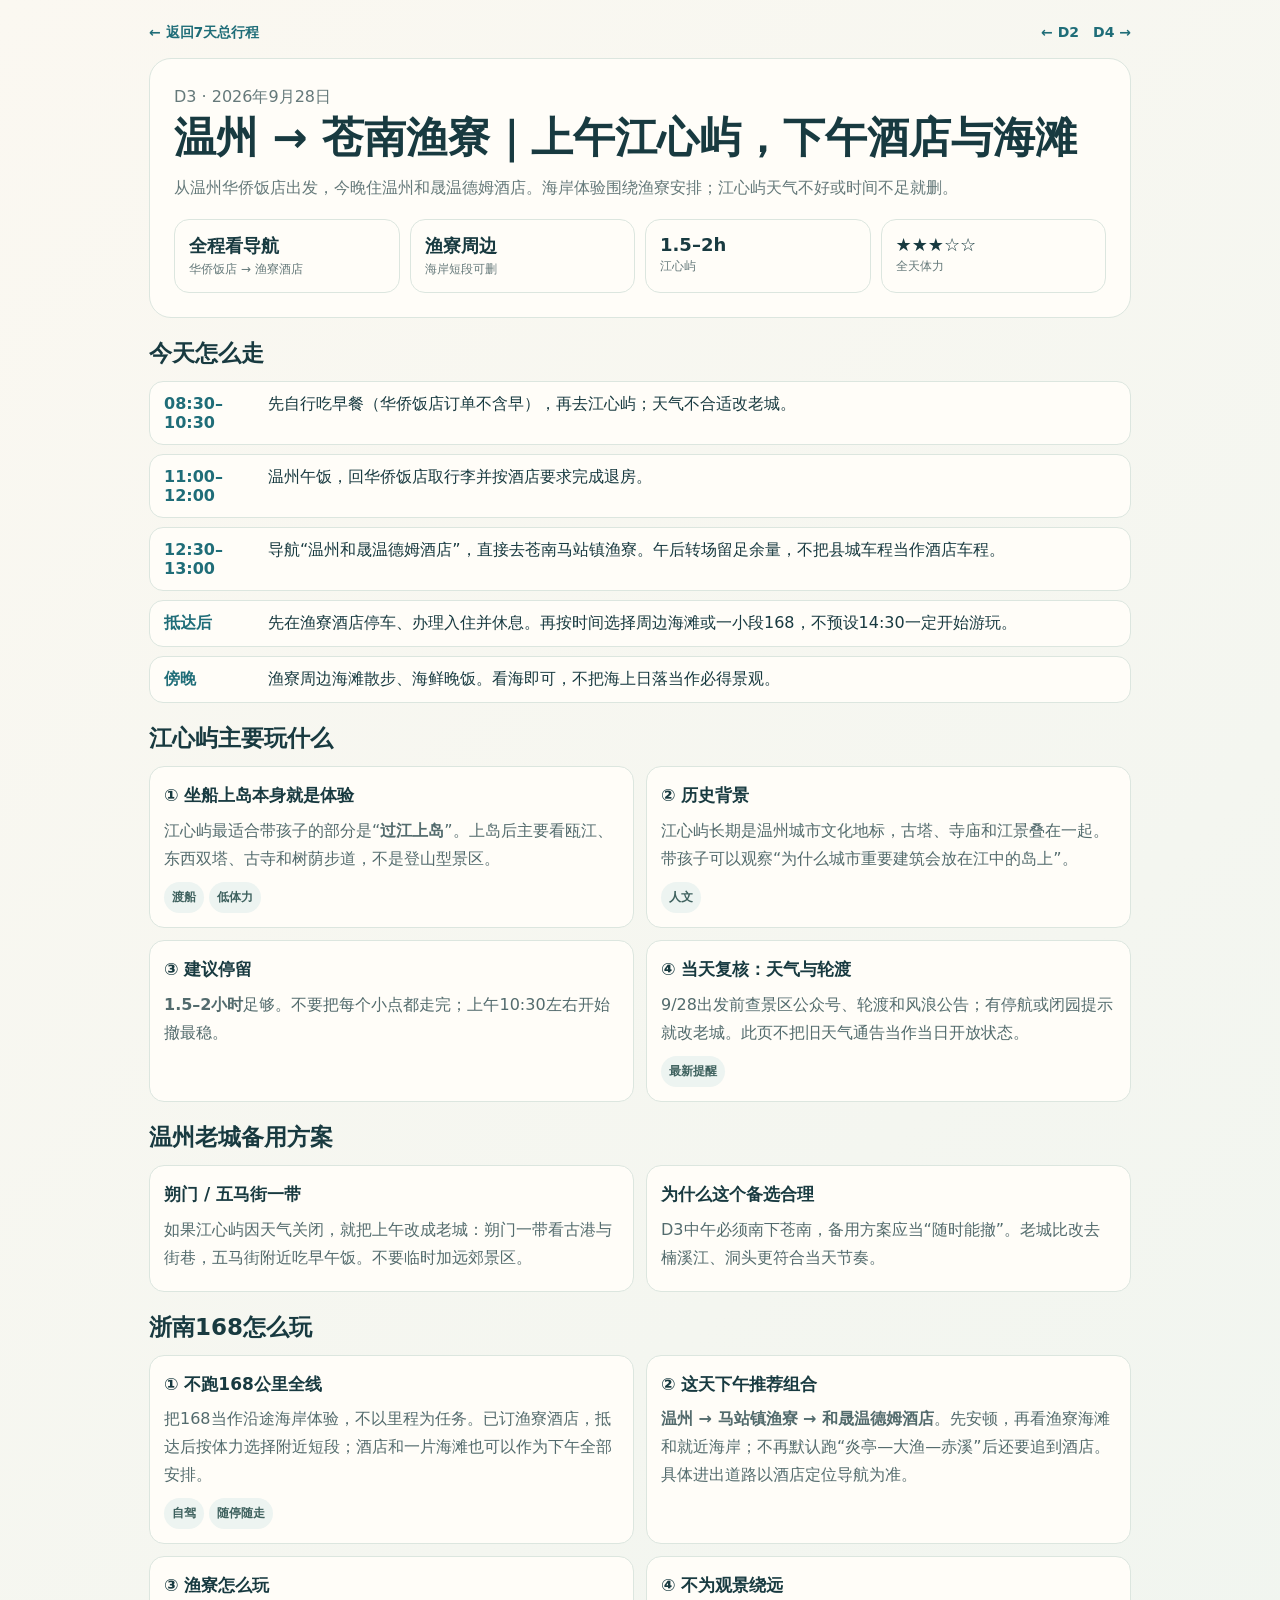
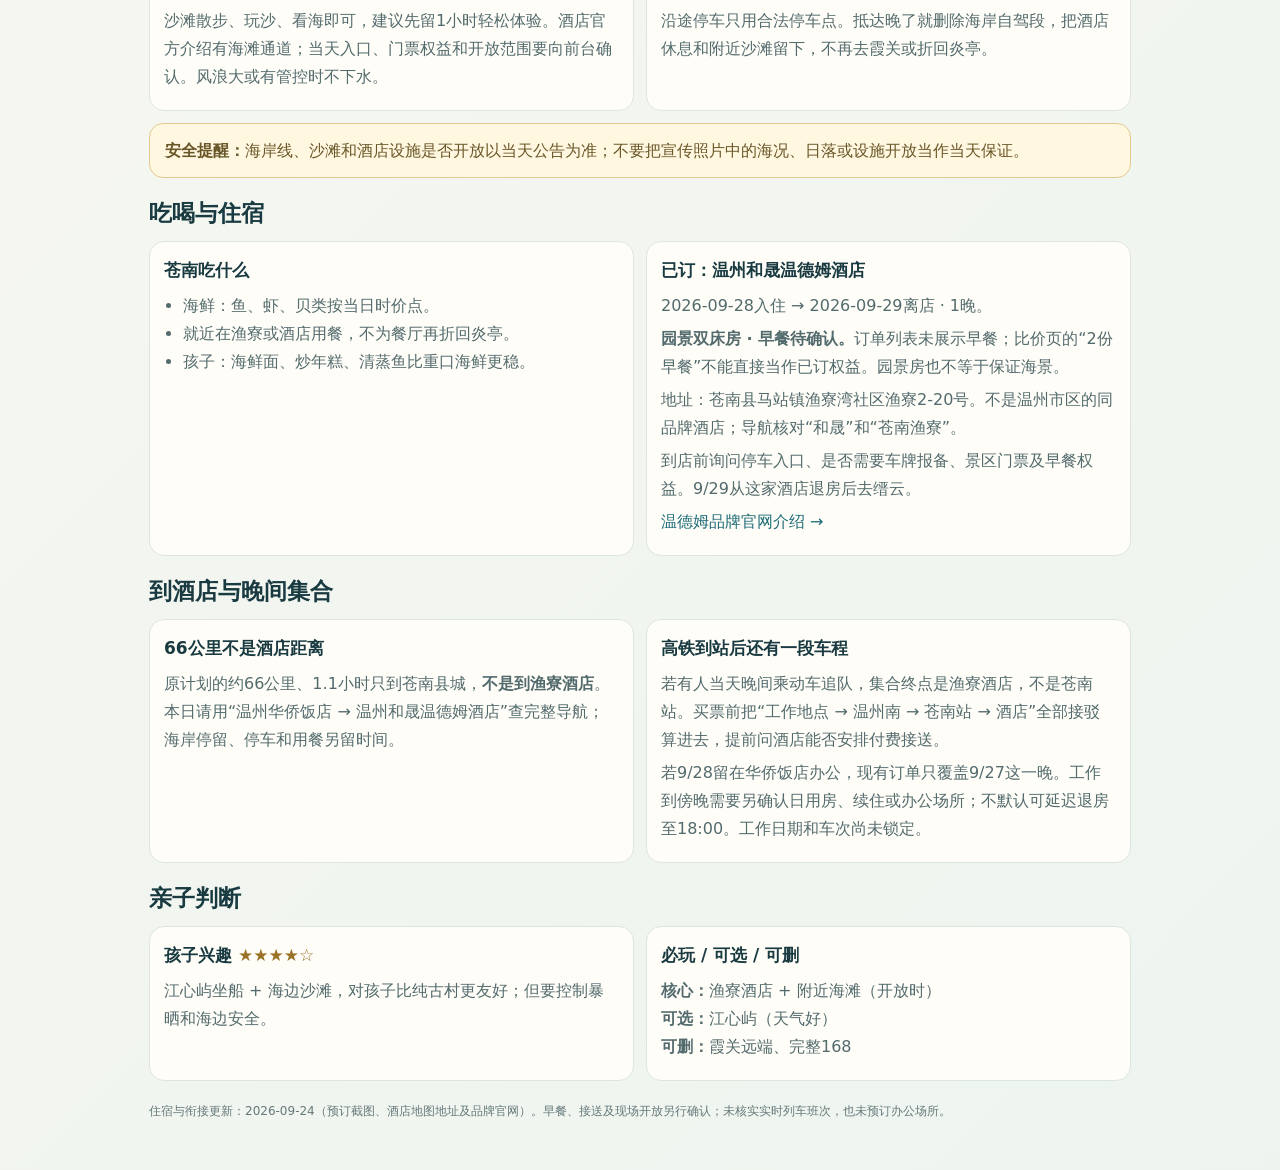
<file: day3-wenzhou-cangnan.html>
<!doctype html><html lang="zh-CN"><head><meta charset="utf-8"><meta name="viewport" content="width=device-width,initial-scale=1"><title>D3 温州→苍南详细攻略｜浙江亲子自驾</title><style>:root{--ink:#183a40;--muted:#65797a;--card:#fffdf8;--teal:#1f6d78;--line:#dce6df;--gold:#9a7228}*{box-sizing:border-box}body{margin:0;background:linear-gradient(135deg,#fbf8f1,#edf4ef);color:var(--ink);font-family:"PingFang SC","Microsoft YaHei",system-ui,sans-serif}.page{width:min(1050px,100%);margin:auto;padding:24px clamp(12px,3vw,34px) 50px}a{color:var(--teal);text-decoration:none}.nav{display:flex;justify-content:space-between;gap:10px;flex-wrap:wrap;font-size:14px;font-weight:700}.hero{margin-top:16px;padding:24px;border-radius:22px;background:var(--card);border:1px solid var(--line)}h1{margin:0 0 8px;font-size:clamp(28px,4vw,42px)}h2{margin:0 0 12px;font-size:23px}.sub{color:var(--muted);line-height:1.7}.facts{display:grid;grid-template-columns:repeat(4,1fr);gap:10px;margin-top:18px}.fact,.card{background:var(--card);border:1px solid var(--line);border-radius:15px;padding:14px}.fact b{display:block;font-size:18px}.fact span{color:var(--muted);font-size:12px}.section{margin-top:20px}.timeline{display:grid;gap:9px}.time{display:grid;grid-template-columns:92px 1fr;gap:12px;padding:12px 14px;border-radius:14px;background:var(--card);border:1px solid var(--line)}.time b{color:var(--teal)}.grid{display:grid;grid-template-columns:repeat(2,1fr);gap:12px}.card{line-height:1.75}.card h3{margin:0 0 6px;font-size:17px}.card p,.card ul{margin:5px 0;color:#536b6d}.card ul{padding-left:19px}.tag{display:inline-block;margin:4px 5px 0 0;padding:5px 8px;border-radius:999px;background:#edf4f1;color:#3e615e;font-size:12px;font-weight:700}.note{padding:13px 15px;border-radius:14px;background:#fff7df;border:1px solid #e2c990;color:#6a5729;line-height:1.7}.stars{color:var(--gold);font-weight:800}.updated{margin-top:22px;color:var(--muted);font-size:12px}@media(max-width:700px){.facts,.grid{grid-template-columns:1fr 1fr}.time{grid-template-columns:76px 1fr}}@media(max-width:480px){.facts,.grid{grid-template-columns:1fr}}</style></head><body><main class="page"><div class="nav"><a href="./index.html">← 返回7天总行程</a><div><a href="./day2-ningbo-wenzhou.html">← D2</a>　<a href="./day4-cangnan-jinyun.html">D4 →</a></div></div><section class="hero"><div class="sub">D3 · 2026年9月28日</div><h1>温州 → 苍南渔寮｜上午江心屿，下午酒店与海滩</h1><div class="sub">从温州华侨饭店出发，今晚住温州和晟温德姆酒店。海岸体验围绕渔寮安排；江心屿天气不好或时间不足就删。</div><div class="facts"><div class="fact"><b>全程看导航</b><span>华侨饭店 → 渔寮酒店</span></div><div class="fact"><b>渔寮周边</b><span>海岸短段可删</span></div><div class="fact"><b>1.5–2h</b><span>江心屿</span></div><div class="fact"><b>★★★☆☆</b><span>全天体力</span></div></div></section><section class="section"><h2>今天怎么走</h2><div class="timeline"><div class="time"><b>08:30–10:30</b><div>先自行吃早餐（华侨饭店订单不含早），再去江心屿；天气不合适改老城。</div></div><div class="time"><b>11:00–12:00</b><div>温州午饭，回华侨饭店取行李并按酒店要求完成退房。</div></div><div class="time"><b>12:30–13:00</b><div>导航“温州和晟温德姆酒店”，直接去苍南马站镇渔寮。午后转场留足余量，不把县城车程当作酒店车程。</div></div><div class="time"><b>抵达后</b><div>先在渔寮酒店停车、办理入住并休息。再按时间选择周边海滩或一小段168，不预设14:30一定开始游玩。</div></div><div class="time"><b>傍晚</b><div>渔寮周边海滩散步、海鲜晚饭。看海即可，不把海上日落当作必得景观。</div></div></div></section><section class="section"><h2>江心屿主要玩什么</h2><div class="grid"><article class="card"><h3>① 坐船上岛本身就是体验</h3><p>江心屿最适合带孩子的部分是“<strong>过江上岛</strong>”。上岛后主要看瓯江、东西双塔、古寺和树荫步道，不是登山型景区。</p><span class="tag">渡船</span><span class="tag">低体力</span></article><article class="card"><h3>② 历史背景</h3><p>江心屿长期是温州城市文化地标，古塔、寺庙和江景叠在一起。带孩子可以观察“为什么城市重要建筑会放在江中的岛上”。</p><span class="tag">人文</span></article><article class="card"><h3>③ 建议停留</h3><p><strong>1.5–2小时</strong>足够。不要把每个小点都走完；上午10:30左右开始撤最稳。</p></article><article class="card"><h3>④ 当天复核：天气与轮渡</h3><p>9/28出发前查景区公众号、轮渡和风浪公告；有停航或闭园提示就改老城。此页不把旧天气通告当作当日开放状态。</p><span class="tag">最新提醒</span></article></div></section><section class="section"><h2>温州老城备用方案</h2><div class="grid"><article class="card"><h3>朔门 / 五马街一带</h3><p>如果江心屿因天气关闭，就把上午改成老城：朔门一带看古港与街巷，五马街附近吃早午饭。不要临时加远郊景区。</p></article><article class="card"><h3>为什么这个备选合理</h3><p>D3中午必须南下苍南，备用方案应当“随时能撤”。老城比改去楠溪江、洞头更符合当天节奏。</p></article></div></section><section class="section"><h2>浙南168怎么玩</h2><div class="grid"><article class="card"><h3>① 不跑168公里全线</h3><p>把168当作沿途海岸体验，不以里程为任务。已订渔寮酒店，抵达后按体力选择附近短段；酒店和一片海滩也可以作为下午全部安排。</p><span class="tag">自驾</span><span class="tag">随停随走</span></article><article class="card"><h3>② 这天下午推荐组合</h3><p><strong>温州 → 马站镇渔寮 → 和晟温德姆酒店</strong>。先安顿，再看渔寮海滩和就近海岸；不再默认跑“炎亭—大渔—赤溪”后还要追到酒店。具体进出道路以酒店定位导航为准。</p></article><article class="card"><h3>③ 渔寮怎么玩</h3><p>沙滩散步、玩沙、看海即可，建议先留1小时轻松体验。酒店官方介绍有海滩通道；当天入口、门票权益和开放范围要向前台确认。风浪大或有管控时不下水。</p></article><article class="card"><h3>④ 不为观景绕远</h3><p>沿途停车只用合法停车点。抵达晚了就删除海岸自驾段，把酒店休息和附近沙滩留下，不再去霞关或折回炎亭。</p></article></div><div class="note" style="margin-top:12px"><strong>安全提醒：</strong>海岸线、沙滩和酒店设施是否开放以当天公告为准；不要把宣传照片中的海况、日落或设施开放当作当天保证。</div></section><section class="section"><h2>吃喝与住宿</h2><div class="grid"><article class="card"><h3>苍南吃什么</h3><ul><li>海鲜：鱼、虾、贝类按当日时价点。</li><li>就近在渔寮或酒店用餐，不为餐厅再折回炎亭。</li><li>孩子：海鲜面、炒年糕、清蒸鱼比重口海鲜更稳。</li></ul></article><article class="card" id="booked-hotel"><h3>已订：温州和晟温德姆酒店</h3><p><time datetime="2026-09-28">2026-09-28</time>入住 → <time datetime="2026-09-29">2026-09-29</time>离店 · 1晚。</p><p><strong>园景双床房 · 早餐待确认。</strong>订单列表未展示早餐；比价页的“2份早餐”不能直接当作已订权益。园景房也不等于保证海景。</p><p>地址：苍南县马站镇渔寮湾社区渔寮2-20号。不是温州市区的同品牌酒店；导航核对“和晟”和“苍南渔寮”。</p><p>到店前询问停车入口、是否需要车牌报备、景区门票及早餐权益。9/29从这家酒店退房后去缙云。</p><p><a href="https://www.wyndhamhotels.com/wyndham/wenzhou-china/wyndham-wenzhou-cangnan-resort/overview" target="_blank" rel="noopener noreferrer">温德姆品牌官网介绍 →</a></p></article></div></section><section class="section"><h2>到酒店与晚间集合</h2><div class="grid"><article class="card"><h3>66公里不是酒店距离</h3><p>原计划的约66公里、1.1小时只到苍南县城，<strong>不是到渔寮酒店</strong>。本日请用“温州华侨饭店 → 温州和晟温德姆酒店”查完整导航；海岸停留、停车和用餐另留时间。</p></article><article class="card"><h3>高铁到站后还有一段车程</h3><p>若有人当天晚间乘动车追队，集合终点是渔寮酒店，不是苍南站。买票前把“工作地点 → 温州南 → 苍南站 → 酒店”全部接驳算进去，提前问酒店能否安排付费接送。</p><p>若9/28留在华侨饭店办公，现有订单只覆盖9/27这一晚。工作到傍晚需要另确认日用房、续住或办公场所；不默认可延迟退房至18:00。工作日期和车次尚未锁定。</p></article></div></section><section class="section"><h2>亲子判断</h2><div class="grid"><article class="card"><h3>孩子兴趣 <span class="stars">★★★★☆</span></h3><p>江心屿坐船 + 海边沙滩，对孩子比纯古村更友好；但要控制暴晒和海边安全。</p></article><article class="card"><h3>必玩 / 可选 / 可删</h3><p><strong>核心：</strong>渔寮酒店 + 附近海滩（开放时）<br><strong>可选：</strong>江心屿（天气好）<br><strong>可删：</strong>霞关远端、完整168</p></article></div></section><div class="updated">住宿与衔接更新：2026-09-24（预订截图、酒店地图地址及品牌官网）。早餐、接送及现场开放另行确认；未核实实时列车班次，也未预订办公场所。</div></main></body></html>
</file>
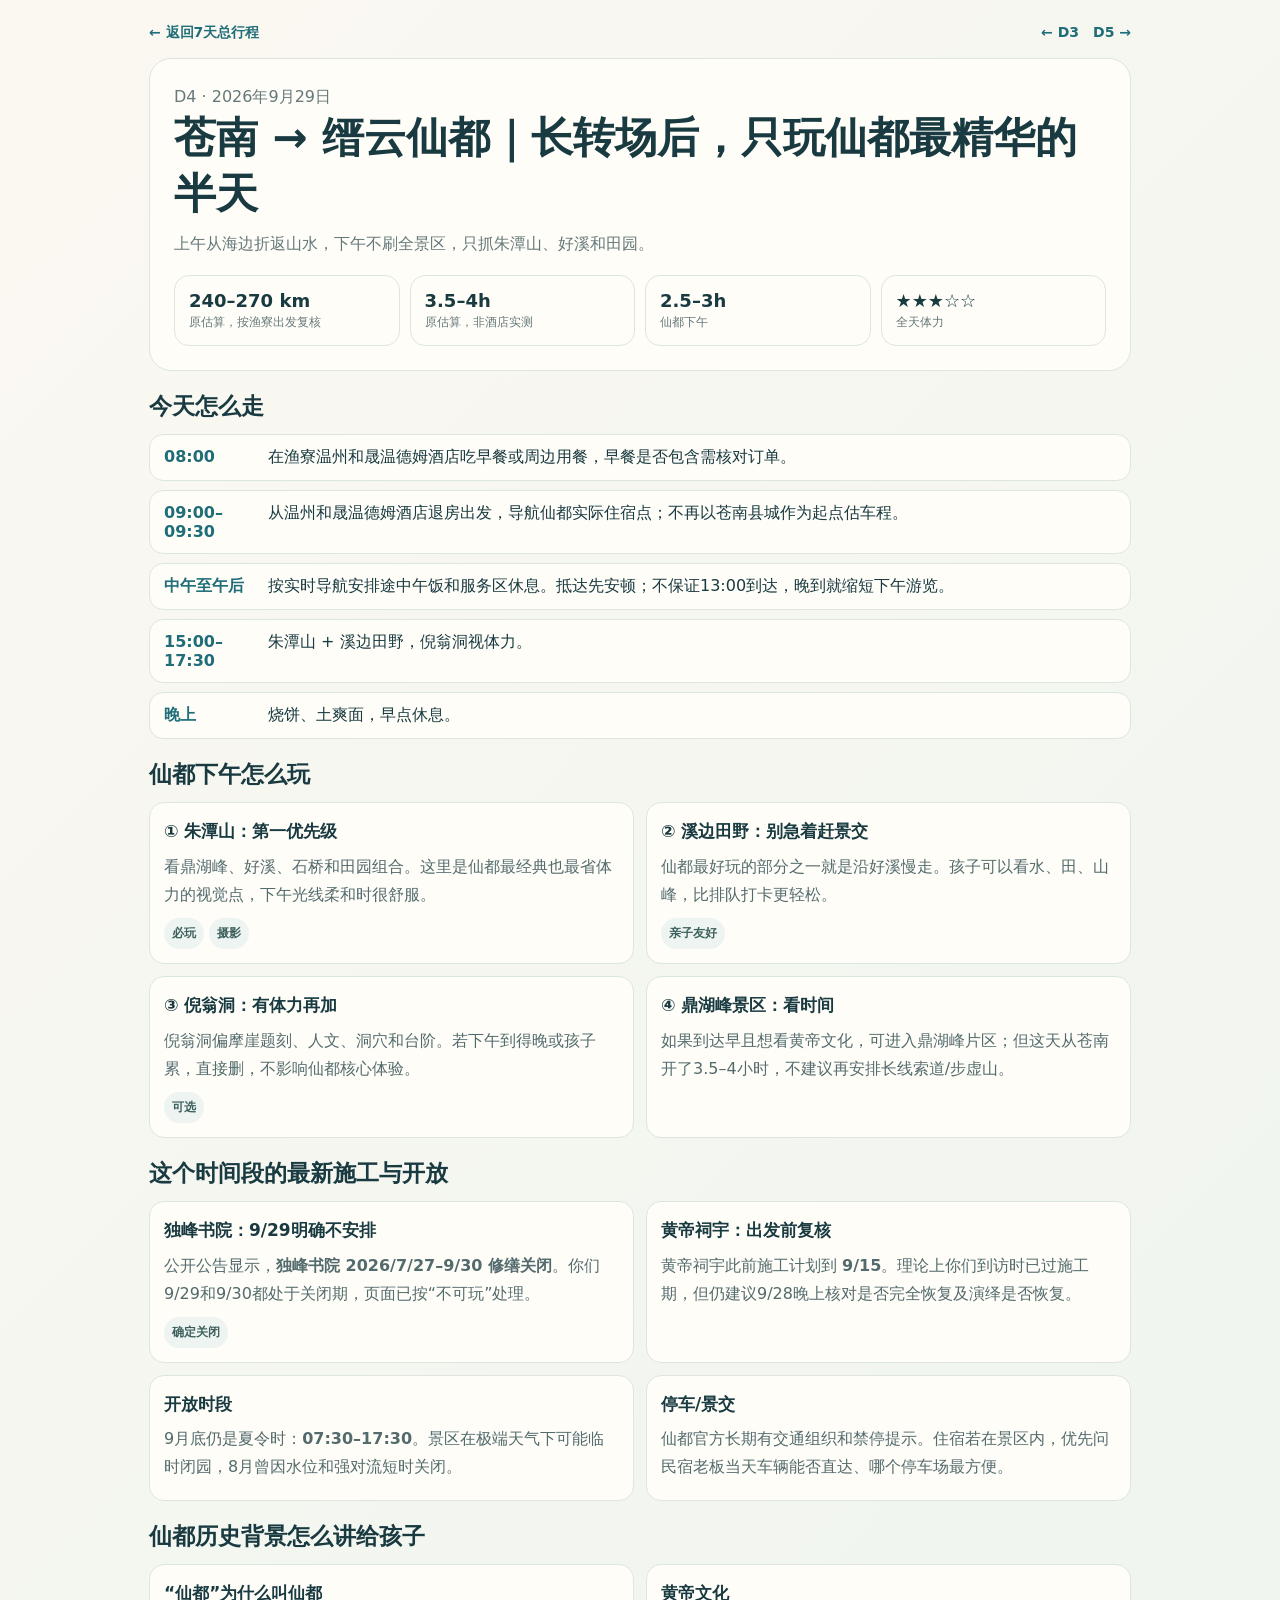
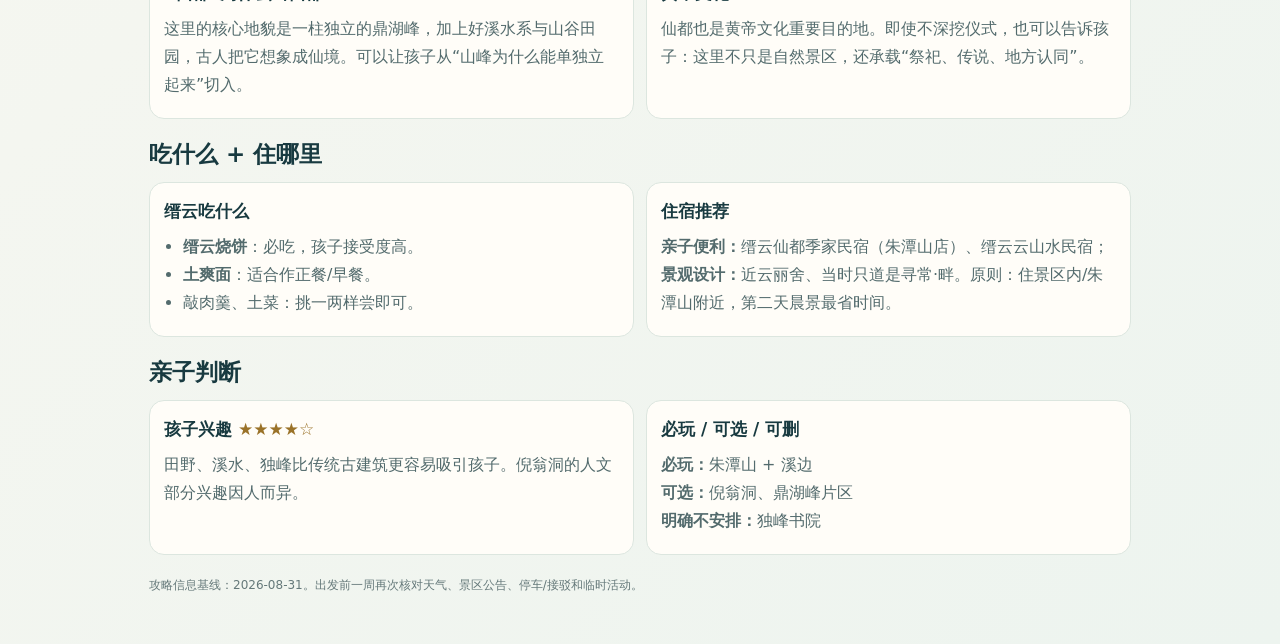
<file: day4-cangnan-jinyun.html>
<!doctype html><html lang="zh-CN"><head><meta charset="utf-8"><meta name="viewport" content="width=device-width,initial-scale=1"><title>D4 苍南→缙云仙都详细攻略｜浙江亲子自驾</title><style>:root{--ink:#183a40;--muted:#65797a;--card:#fffdf8;--teal:#1f6d78;--line:#dce6df;--gold:#9a7228}*{box-sizing:border-box}body{margin:0;background:linear-gradient(135deg,#fbf8f1,#edf4ef);color:var(--ink);font-family:"PingFang SC","Microsoft YaHei",system-ui,sans-serif}.page{width:min(1050px,100%);margin:auto;padding:24px clamp(12px,3vw,34px) 50px}a{color:var(--teal);text-decoration:none}.nav{display:flex;justify-content:space-between;gap:10px;flex-wrap:wrap;font-size:14px;font-weight:700}.hero{margin-top:16px;padding:24px;border-radius:22px;background:var(--card);border:1px solid var(--line)}h1{margin:0 0 8px;font-size:clamp(28px,4vw,42px)}h2{margin:0 0 12px;font-size:23px}.sub{color:var(--muted);line-height:1.7}.facts{display:grid;grid-template-columns:repeat(4,1fr);gap:10px;margin-top:18px}.fact,.card{background:var(--card);border:1px solid var(--line);border-radius:15px;padding:14px}.fact b{display:block;font-size:18px}.fact span{color:var(--muted);font-size:12px}.section{margin-top:20px}.timeline{display:grid;gap:9px}.time{display:grid;grid-template-columns:92px 1fr;gap:12px;padding:12px 14px;border-radius:14px;background:var(--card);border:1px solid var(--line)}.time b{color:var(--teal)}.grid{display:grid;grid-template-columns:repeat(2,1fr);gap:12px}.card{line-height:1.75}.card h3{margin:0 0 6px;font-size:17px}.card p,.card ul{margin:5px 0;color:#536b6d}.card ul{padding-left:19px}.tag{display:inline-block;margin:4px 5px 0 0;padding:5px 8px;border-radius:999px;background:#edf4f1;color:#3e615e;font-size:12px;font-weight:700}.note{padding:13px 15px;border-radius:14px;background:#fff7df;border:1px solid #e2c990;color:#6a5729;line-height:1.7}.stars{color:var(--gold);font-weight:800}.updated{margin-top:22px;color:var(--muted);font-size:12px}@media(max-width:700px){.facts,.grid{grid-template-columns:1fr 1fr}.time{grid-template-columns:76px 1fr}}@media(max-width:480px){.facts,.grid{grid-template-columns:1fr}}</style></head><body><main class="page"><div class="nav"><a href="./index.html">← 返回7天总行程</a><div><a href="./day3-wenzhou-cangnan.html">← D3</a>　<a href="./day5-jinyun-songyang.html">D5 →</a></div></div><section class="hero"><div class="sub">D4 · 2026年9月29日</div><h1>苍南 → 缙云仙都｜长转场后，只玩仙都最精华的半天</h1><div class="sub">上午从海边折返山水，下午不刷全景区，只抓朱潭山、好溪和田园。</div><div class="facts"><div class="fact"><b>240–270 km</b><span>原估算，按渔寮出发复核</span></div><div class="fact"><b>3.5–4h</b><span>原估算，非酒店实测</span></div><div class="fact"><b>2.5–3h</b><span>仙都下午</span></div><div class="fact"><b>★★★☆☆</b><span>全天体力</span></div></div></section><section class="section"><h2>今天怎么走</h2><div class="timeline"><div class="time"><b>08:00</b><div>在渔寮温州和晟温德姆酒店吃早餐或周边用餐，早餐是否包含需核对订单。</div></div><div class="time"><b>09:00–09:30</b><div>从温州和晟温德姆酒店退房出发，导航仙都实际住宿点；不再以苍南县城作为起点估车程。</div></div><div class="time"><b>中午至午后</b><div>按实时导航安排途中午饭和服务区休息。抵达先安顿；不保证13:00到达，晚到就缩短下午游览。</div></div><div class="time"><b>15:00–17:30</b><div>朱潭山 + 溪边田野，倪翁洞视体力。</div></div><div class="time"><b>晚上</b><div>烧饼、土爽面，早点休息。</div></div></div></section><section class="section"><h2>仙都下午怎么玩</h2><div class="grid"><article class="card"><h3>① 朱潭山：第一优先级</h3><p>看鼎湖峰、好溪、石桥和田园组合。这里是仙都最经典也最省体力的视觉点，下午光线柔和时很舒服。</p><span class="tag">必玩</span><span class="tag">摄影</span></article><article class="card"><h3>② 溪边田野：别急着赶景交</h3><p>仙都最好玩的部分之一就是沿好溪慢走。孩子可以看水、田、山峰，比排队打卡更轻松。</p><span class="tag">亲子友好</span></article><article class="card"><h3>③ 倪翁洞：有体力再加</h3><p>倪翁洞偏摩崖题刻、人文、洞穴和台阶。若下午到得晚或孩子累，直接删，不影响仙都核心体验。</p><span class="tag">可选</span></article><article class="card"><h3>④ 鼎湖峰景区：看时间</h3><p>如果到达早且想看黄帝文化，可进入鼎湖峰片区；但这天从苍南开了3.5–4小时，不建议再安排长线索道/步虚山。</p></article></div></section><section class="section"><h2>这个时间段的最新施工与开放</h2><div class="grid"><article class="card"><h3>独峰书院：9/29明确不安排</h3><p>公开公告显示，<strong>独峰书院 2026/7/27–9/30 修缮关闭</strong>。你们9/29和9/30都处于关闭期，页面已按“不可玩”处理。</p><span class="tag">确定关闭</span></article><article class="card"><h3>黄帝祠宇：出发前复核</h3><p>黄帝祠宇此前施工计划到 <strong>9/15</strong>。理论上你们到访时已过施工期，但仍建议9/28晚上核对是否完全恢复及演绎是否恢复。</p></article><article class="card"><h3>开放时段</h3><p>9月底仍是夏令时：<strong>07:30–17:30</strong>。景区在极端天气下可能临时闭园，8月曾因水位和强对流短时关闭。</p></article><article class="card"><h3>停车/景交</h3><p>仙都官方长期有交通组织和禁停提示。住宿若在景区内，优先问民宿老板当天车辆能否直达、哪个停车场最方便。</p></article></div></section><section class="section"><h2>仙都历史背景怎么讲给孩子</h2><div class="grid"><article class="card"><h3>“仙都”为什么叫仙都</h3><p>这里的核心地貌是一柱独立的鼎湖峰，加上好溪水系与山谷田园，古人把它想象成仙境。可以让孩子从“山峰为什么能单独立起来”切入。</p></article><article class="card"><h3>黄帝文化</h3><p>仙都也是黄帝文化重要目的地。即使不深挖仪式，也可以告诉孩子：这里不只是自然景区，还承载“祭祀、传说、地方认同”。</p></article></div></section><section class="section"><h2>吃什么 + 住哪里</h2><div class="grid"><article class="card"><h3>缙云吃什么</h3><ul><li><strong>缙云烧饼</strong>：必吃，孩子接受度高。</li><li><strong>土爽面</strong>：适合作正餐/早餐。</li><li>敲肉羹、土菜：挑一两样尝即可。</li></ul></article><article class="card"><h3>住宿推荐</h3><p><strong>亲子便利：</strong>缙云仙都季家民宿（朱潭山店）、缙云云山水民宿；<br><strong>景观设计：</strong>近云丽舍、当时只道是寻常·畔。原则：住景区内/朱潭山附近，第二天晨景最省时间。</p></article></div></section><section class="section"><h2>亲子判断</h2><div class="grid"><article class="card"><h3>孩子兴趣 <span class="stars">★★★★☆</span></h3><p>田野、溪水、独峰比传统古建筑更容易吸引孩子。倪翁洞的人文部分兴趣因人而异。</p></article><article class="card"><h3>必玩 / 可选 / 可删</h3><p><strong>必玩：</strong>朱潭山 + 溪边<br><strong>可选：</strong>倪翁洞、鼎湖峰片区<br><strong>明确不安排：</strong>独峰书院</p></article></div></section><div class="updated">攻略信息基线：2026-08-31。出发前一周再次核对天气、景区公告、停车/接驳和临时活动。</div></main></body></html>
</file>
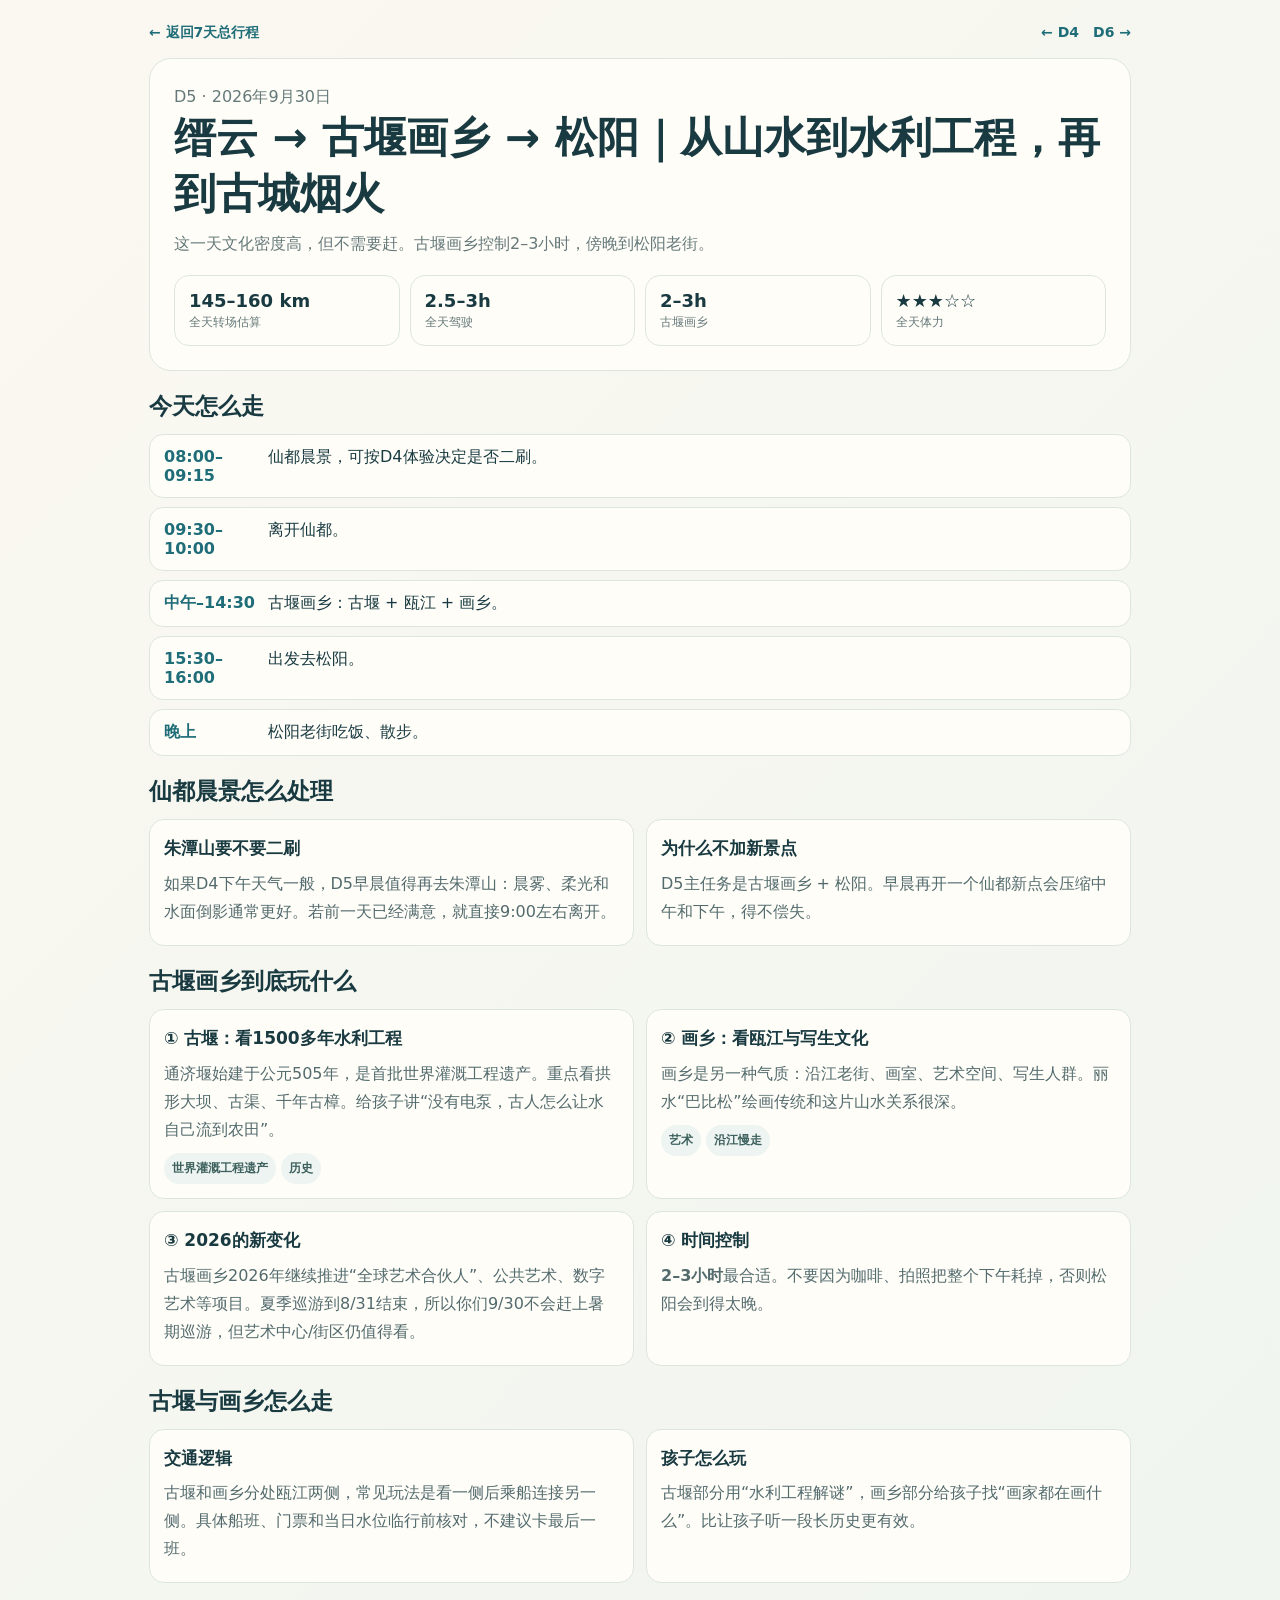
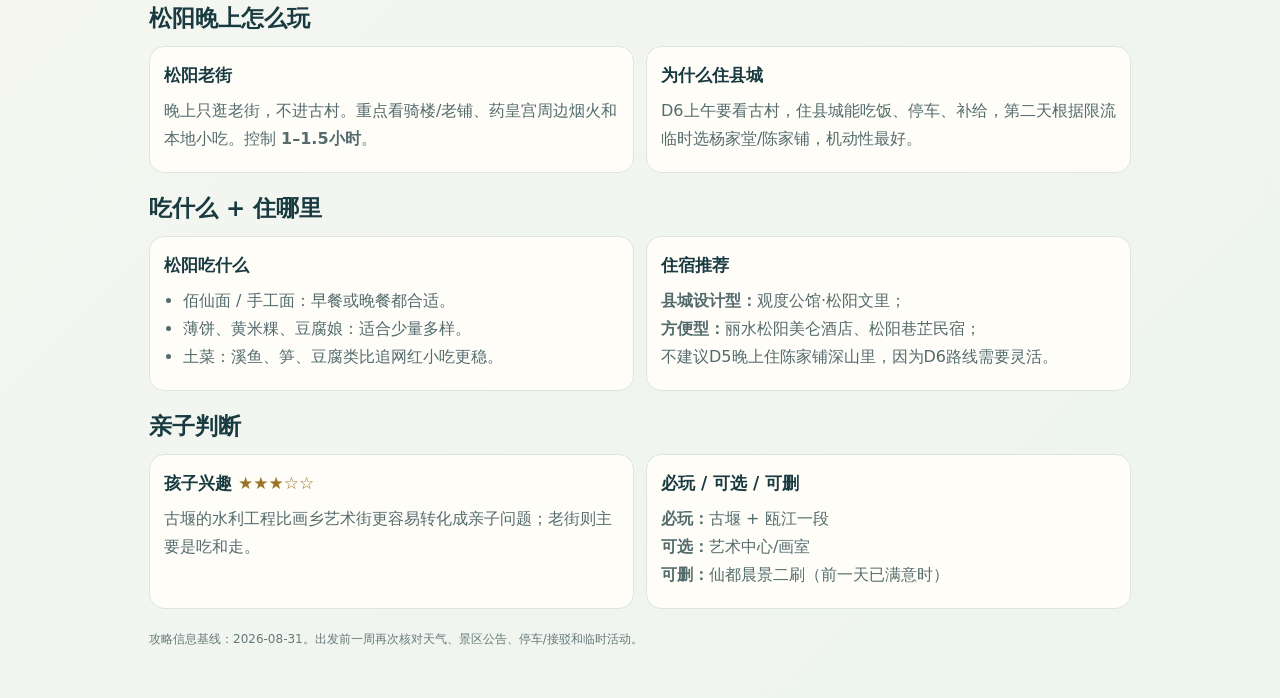
<file: day5-jinyun-songyang.html>
<!doctype html><html lang="zh-CN"><head><meta charset="utf-8"><meta name="viewport" content="width=device-width,initial-scale=1"><title>D5 缙云→古堰画乡→松阳详细攻略｜浙江亲子自驾</title><style>:root{--ink:#183a40;--muted:#65797a;--card:#fffdf8;--teal:#1f6d78;--line:#dce6df;--gold:#9a7228}*{box-sizing:border-box}body{margin:0;background:linear-gradient(135deg,#fbf8f1,#edf4ef);color:var(--ink);font-family:"PingFang SC","Microsoft YaHei",system-ui,sans-serif}.page{width:min(1050px,100%);margin:auto;padding:24px clamp(12px,3vw,34px) 50px}a{color:var(--teal);text-decoration:none}.nav{display:flex;justify-content:space-between;gap:10px;flex-wrap:wrap;font-size:14px;font-weight:700}.hero{margin-top:16px;padding:24px;border-radius:22px;background:var(--card);border:1px solid var(--line)}h1{margin:0 0 8px;font-size:clamp(28px,4vw,42px)}h2{margin:0 0 12px;font-size:23px}.sub{color:var(--muted);line-height:1.7}.facts{display:grid;grid-template-columns:repeat(4,1fr);gap:10px;margin-top:18px}.fact,.card{background:var(--card);border:1px solid var(--line);border-radius:15px;padding:14px}.fact b{display:block;font-size:18px}.fact span{color:var(--muted);font-size:12px}.section{margin-top:20px}.timeline{display:grid;gap:9px}.time{display:grid;grid-template-columns:92px 1fr;gap:12px;padding:12px 14px;border-radius:14px;background:var(--card);border:1px solid var(--line)}.time b{color:var(--teal)}.grid{display:grid;grid-template-columns:repeat(2,1fr);gap:12px}.card{line-height:1.75}.card h3{margin:0 0 6px;font-size:17px}.card p,.card ul{margin:5px 0;color:#536b6d}.card ul{padding-left:19px}.tag{display:inline-block;margin:4px 5px 0 0;padding:5px 8px;border-radius:999px;background:#edf4f1;color:#3e615e;font-size:12px;font-weight:700}.note{padding:13px 15px;border-radius:14px;background:#fff7df;border:1px solid #e2c990;color:#6a5729;line-height:1.7}.stars{color:var(--gold);font-weight:800}.updated{margin-top:22px;color:var(--muted);font-size:12px}@media(max-width:700px){.facts,.grid{grid-template-columns:1fr 1fr}.time{grid-template-columns:76px 1fr}}@media(max-width:480px){.facts,.grid{grid-template-columns:1fr}}</style></head><body><main class="page"><div class="nav"><a href="./index.html">← 返回7天总行程</a><div><a href="./day4-cangnan-jinyun.html">← D4</a>　<a href="./day6-songyang-quzhou.html">D6 →</a></div></div><section class="hero"><div class="sub">D5 · 2026年9月30日</div><h1>缙云 → 古堰画乡 → 松阳｜从山水到水利工程，再到古城烟火</h1><div class="sub">这一天文化密度高，但不需要赶。古堰画乡控制2–3小时，傍晚到松阳老街。</div><div class="facts"><div class="fact"><b>145–160 km</b><span>全天转场估算</span></div><div class="fact"><b>2.5–3h</b><span>全天驾驶</span></div><div class="fact"><b>2–3h</b><span>古堰画乡</span></div><div class="fact"><b>★★★☆☆</b><span>全天体力</span></div></div></section><section class="section"><h2>今天怎么走</h2><div class="timeline"><div class="time"><b>08:00–09:15</b><div>仙都晨景，可按D4体验决定是否二刷。</div></div><div class="time"><b>09:30–10:00</b><div>离开仙都。</div></div><div class="time"><b>中午–14:30</b><div>古堰画乡：古堰 + 瓯江 + 画乡。</div></div><div class="time"><b>15:30–16:00</b><div>出发去松阳。</div></div><div class="time"><b>晚上</b><div>松阳老街吃饭、散步。</div></div></div></section><section class="section"><h2>仙都晨景怎么处理</h2><div class="grid"><article class="card"><h3>朱潭山要不要二刷</h3><p>如果D4下午天气一般，D5早晨值得再去朱潭山：晨雾、柔光和水面倒影通常更好。若前一天已经满意，就直接9:00左右离开。</p></article><article class="card"><h3>为什么不加新景点</h3><p>D5主任务是古堰画乡 + 松阳。早晨再开一个仙都新点会压缩中午和下午，得不偿失。</p></article></div></section><section class="section"><h2>古堰画乡到底玩什么</h2><div class="grid"><article class="card"><h3>① 古堰：看1500多年水利工程</h3><p>通济堰始建于公元505年，是首批世界灌溉工程遗产。重点看拱形大坝、古渠、千年古樟。给孩子讲“没有电泵，古人怎么让水自己流到农田”。</p><span class="tag">世界灌溉工程遗产</span><span class="tag">历史</span></article><article class="card"><h3>② 画乡：看瓯江与写生文化</h3><p>画乡是另一种气质：沿江老街、画室、艺术空间、写生人群。丽水“巴比松”绘画传统和这片山水关系很深。</p><span class="tag">艺术</span><span class="tag">沿江慢走</span></article><article class="card"><h3>③ 2026的新变化</h3><p>古堰画乡2026年继续推进“全球艺术合伙人”、公共艺术、数字艺术等项目。夏季巡游到8/31结束，所以你们9/30不会赶上暑期巡游，但艺术中心/街区仍值得看。</p></article><article class="card"><h3>④ 时间控制</h3><p><strong>2–3小时</strong>最合适。不要因为咖啡、拍照把整个下午耗掉，否则松阳会到得太晚。</p></article></div></section><section class="section"><h2>古堰与画乡怎么走</h2><div class="grid"><article class="card"><h3>交通逻辑</h3><p>古堰和画乡分处瓯江两侧，常见玩法是看一侧后乘船连接另一侧。具体船班、门票和当日水位临行前核对，不建议卡最后一班。</p></article><article class="card"><h3>孩子怎么玩</h3><p>古堰部分用“水利工程解谜”，画乡部分给孩子找“画家都在画什么”。比让孩子听一段长历史更有效。</p></article></div></section><section class="section"><h2>松阳晚上怎么玩</h2><div class="grid"><article class="card"><h3>松阳老街</h3><p>晚上只逛老街，不进古村。重点看骑楼/老铺、药皇宫周边烟火和本地小吃。控制 <strong>1–1.5小时</strong>。</p></article><article class="card"><h3>为什么住县城</h3><p>D6上午要看古村，住县城能吃饭、停车、补给，第二天根据限流临时选杨家堂/陈家铺，机动性最好。</p></article></div></section><section class="section"><h2>吃什么 + 住哪里</h2><div class="grid"><article class="card"><h3>松阳吃什么</h3><ul><li>佰仙面 / 手工面：早餐或晚餐都合适。</li><li>薄饼、黄米粿、豆腐娘：适合少量多样。</li><li>土菜：溪鱼、笋、豆腐类比追网红小吃更稳。</li></ul></article><article class="card"><h3>住宿推荐</h3><p><strong>县城设计型：</strong>观度公馆·松阳文里；<br><strong>方便型：</strong>丽水松阳美仑酒店、松阳巷芷民宿；<br>不建议D5晚上住陈家铺深山里，因为D6路线需要灵活。</p></article></div></section><section class="section"><h2>亲子判断</h2><div class="grid"><article class="card"><h3>孩子兴趣 <span class="stars">★★★☆☆</span></h3><p>古堰的水利工程比画乡艺术街更容易转化成亲子问题；老街则主要是吃和走。</p></article><article class="card"><h3>必玩 / 可选 / 可删</h3><p><strong>必玩：</strong>古堰 + 瓯江一段<br><strong>可选：</strong>艺术中心/画室<br><strong>可删：</strong>仙都晨景二刷（前一天已满意时）</p></article></div></section><div class="updated">攻略信息基线：2026-08-31。出发前一周再次核对天气、景区公告、停车/接驳和临时活动。</div></main></body></html>
</file>
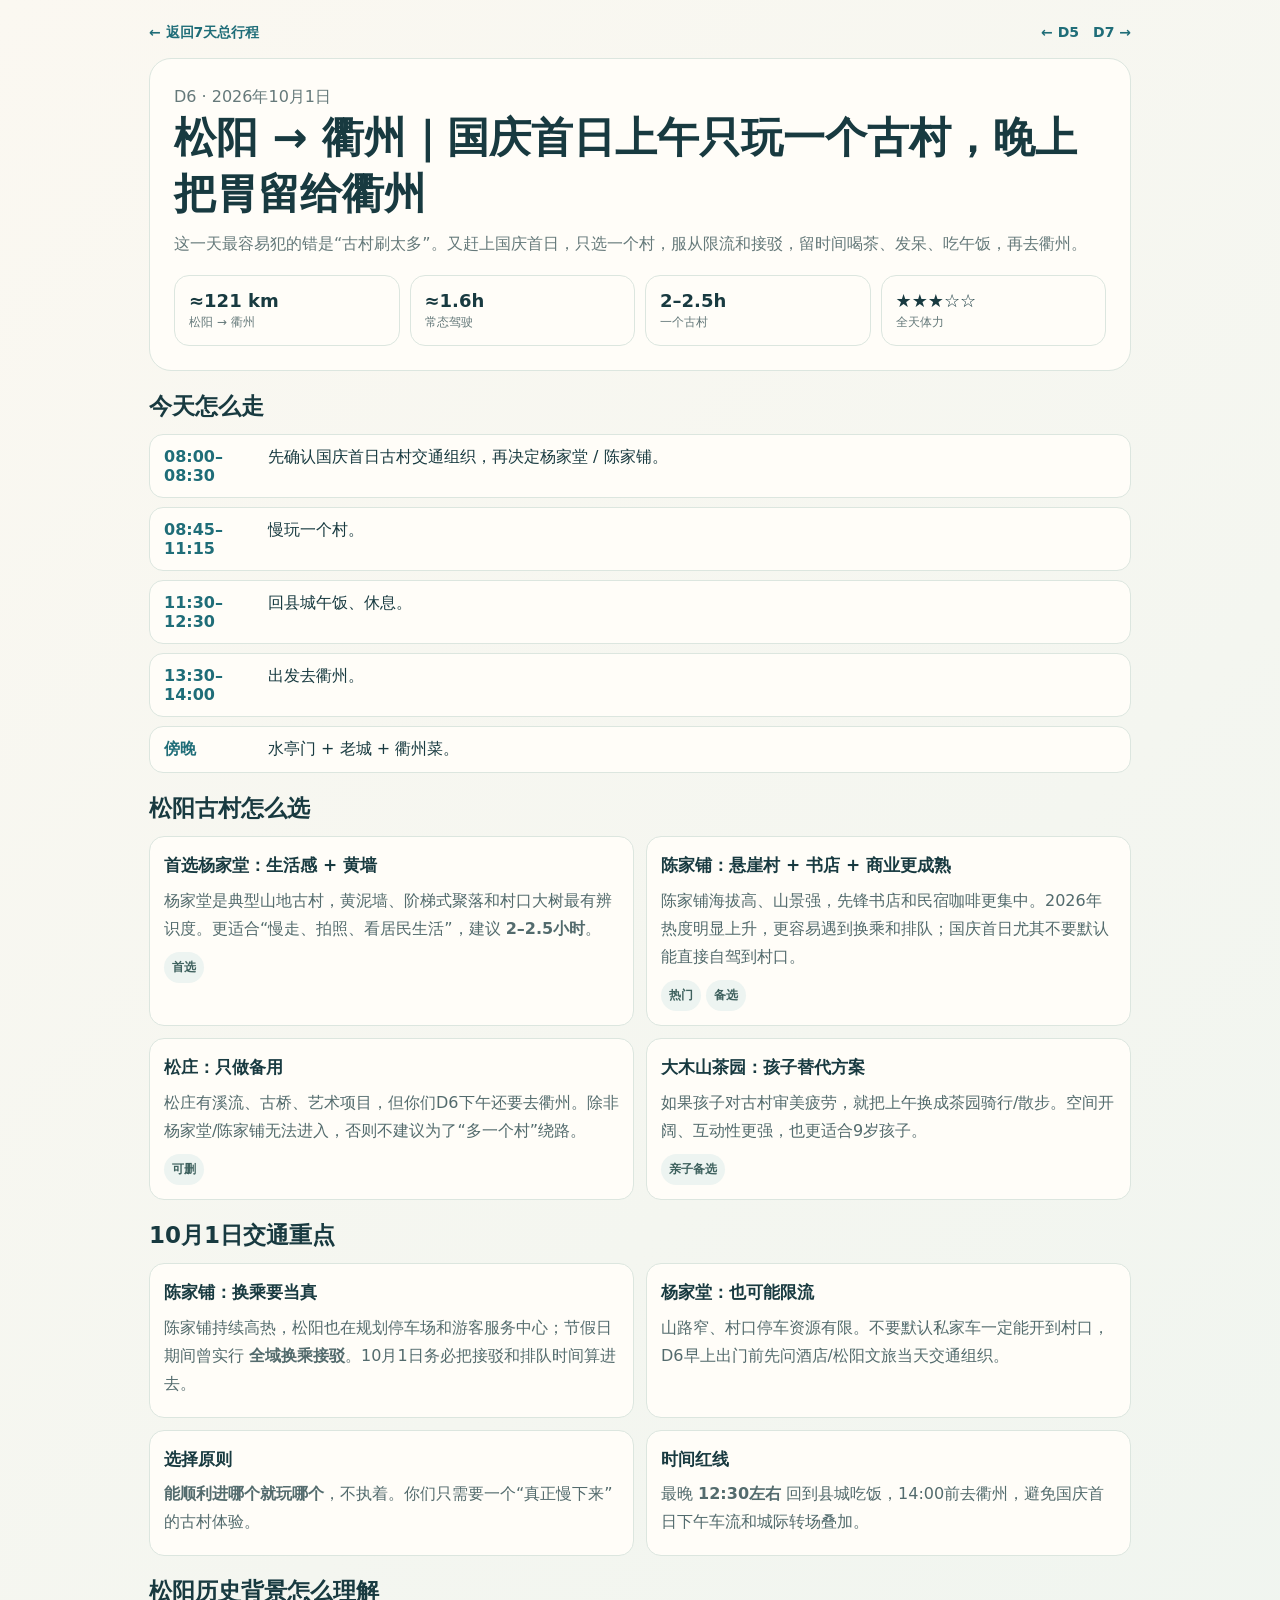
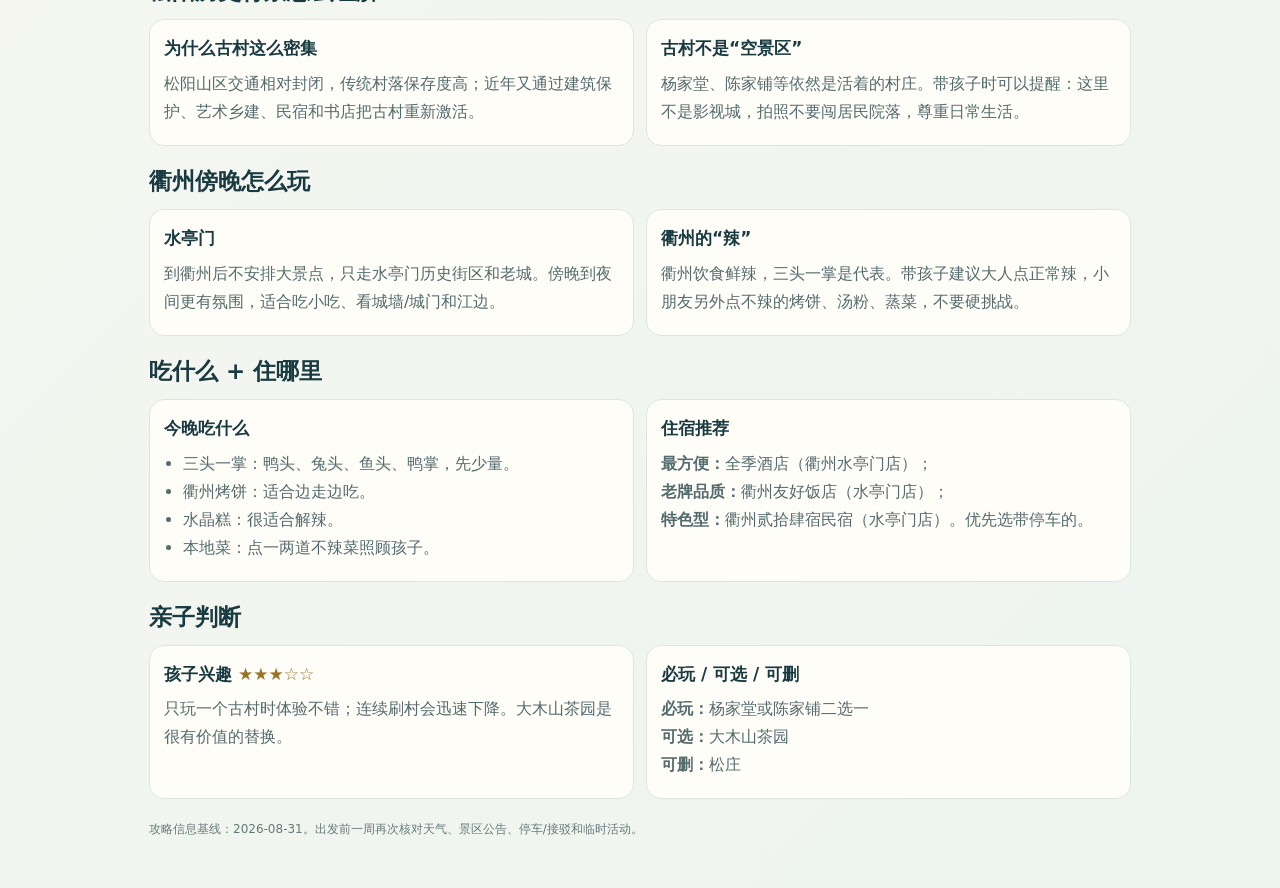
<file: day6-songyang-quzhou.html>
<!doctype html><html lang="zh-CN"><head><meta charset="utf-8"><meta name="viewport" content="width=device-width,initial-scale=1"><title>D6 松阳→衢州详细攻略｜浙江亲子自驾</title><style>:root{--ink:#183a40;--muted:#65797a;--card:#fffdf8;--teal:#1f6d78;--line:#dce6df;--gold:#9a7228}*{box-sizing:border-box}body{margin:0;background:linear-gradient(135deg,#fbf8f1,#edf4ef);color:var(--ink);font-family:"PingFang SC","Microsoft YaHei",system-ui,sans-serif}.page{width:min(1050px,100%);margin:auto;padding:24px clamp(12px,3vw,34px) 50px}a{color:var(--teal);text-decoration:none}.nav{display:flex;justify-content:space-between;gap:10px;flex-wrap:wrap;font-size:14px;font-weight:700}.hero{margin-top:16px;padding:24px;border-radius:22px;background:var(--card);border:1px solid var(--line)}h1{margin:0 0 8px;font-size:clamp(28px,4vw,42px)}h2{margin:0 0 12px;font-size:23px}.sub{color:var(--muted);line-height:1.7}.facts{display:grid;grid-template-columns:repeat(4,1fr);gap:10px;margin-top:18px}.fact,.card{background:var(--card);border:1px solid var(--line);border-radius:15px;padding:14px}.fact b{display:block;font-size:18px}.fact span{color:var(--muted);font-size:12px}.section{margin-top:20px}.timeline{display:grid;gap:9px}.time{display:grid;grid-template-columns:92px 1fr;gap:12px;padding:12px 14px;border-radius:14px;background:var(--card);border:1px solid var(--line)}.time b{color:var(--teal)}.grid{display:grid;grid-template-columns:repeat(2,1fr);gap:12px}.card{line-height:1.75}.card h3{margin:0 0 6px;font-size:17px}.card p,.card ul{margin:5px 0;color:#536b6d}.card ul{padding-left:19px}.tag{display:inline-block;margin:4px 5px 0 0;padding:5px 8px;border-radius:999px;background:#edf4f1;color:#3e615e;font-size:12px;font-weight:700}.note{padding:13px 15px;border-radius:14px;background:#fff7df;border:1px solid #e2c990;color:#6a5729;line-height:1.7}.stars{color:var(--gold);font-weight:800}.updated{margin-top:22px;color:var(--muted);font-size:12px}@media(max-width:700px){.facts,.grid{grid-template-columns:1fr 1fr}.time{grid-template-columns:76px 1fr}}@media(max-width:480px){.facts,.grid{grid-template-columns:1fr}}</style></head><body><main class="page"><div class="nav"><a href="./index.html">← 返回7天总行程</a><div><a href="./day5-jinyun-songyang.html">← D5</a>　<a href="./day7-quzhou-hangzhou.html">D7 →</a></div></div><section class="hero"><div class="sub">D6 · 2026年10月1日</div><h1>松阳 → 衢州｜国庆首日上午只玩一个古村，晚上把胃留给衢州</h1><div class="sub">这一天最容易犯的错是“古村刷太多”。又赶上国庆首日，只选一个村，服从限流和接驳，留时间喝茶、发呆、吃午饭，再去衢州。</div><div class="facts"><div class="fact"><b>≈121 km</b><span>松阳 → 衢州</span></div><div class="fact"><b>≈1.6h</b><span>常态驾驶</span></div><div class="fact"><b>2–2.5h</b><span>一个古村</span></div><div class="fact"><b>★★★☆☆</b><span>全天体力</span></div></div></section><section class="section"><h2>今天怎么走</h2><div class="timeline"><div class="time"><b>08:00–08:30</b><div>先确认国庆首日古村交通组织，再决定杨家堂 / 陈家铺。</div></div><div class="time"><b>08:45–11:15</b><div>慢玩一个村。</div></div><div class="time"><b>11:30–12:30</b><div>回县城午饭、休息。</div></div><div class="time"><b>13:30–14:00</b><div>出发去衢州。</div></div><div class="time"><b>傍晚</b><div>水亭门 + 老城 + 衢州菜。</div></div></div></section><section class="section"><h2>松阳古村怎么选</h2><div class="grid"><article class="card"><h3>首选杨家堂：生活感 + 黄墙</h3><p>杨家堂是典型山地古村，黄泥墙、阶梯式聚落和村口大树最有辨识度。更适合“慢走、拍照、看居民生活”，建议 <strong>2–2.5小时</strong>。</p><span class="tag">首选</span></article><article class="card"><h3>陈家铺：悬崖村 + 书店 + 商业更成熟</h3><p>陈家铺海拔高、山景强，先锋书店和民宿咖啡更集中。2026年热度明显上升，更容易遇到换乘和排队；国庆首日尤其不要默认能直接自驾到村口。</p><span class="tag">热门</span><span class="tag">备选</span></article><article class="card"><h3>松庄：只做备用</h3><p>松庄有溪流、古桥、艺术项目，但你们D6下午还要去衢州。除非杨家堂/陈家铺无法进入，否则不建议为了“多一个村”绕路。</p><span class="tag">可删</span></article><article class="card"><h3>大木山茶园：孩子替代方案</h3><p>如果孩子对古村审美疲劳，就把上午换成茶园骑行/散步。空间开阔、互动性更强，也更适合9岁孩子。</p><span class="tag">亲子备选</span></article></div></section><section class="section"><h2>10月1日交通重点</h2><div class="grid"><article class="card"><h3>陈家铺：换乘要当真</h3><p>陈家铺持续高热，松阳也在规划停车场和游客服务中心；节假日期间曾实行 <strong>全域换乘接驳</strong>。10月1日务必把接驳和排队时间算进去。</p></article><article class="card"><h3>杨家堂：也可能限流</h3><p>山路窄、村口停车资源有限。不要默认私家车一定能开到村口，D6早上出门前先问酒店/松阳文旅当天交通组织。</p></article><article class="card"><h3>选择原则</h3><p><strong>能顺利进哪个就玩哪个</strong>，不执着。你们只需要一个“真正慢下来”的古村体验。</p></article><article class="card"><h3>时间红线</h3><p>最晚 <strong>12:30左右</strong> 回到县城吃饭，14:00前去衢州，避免国庆首日下午车流和城际转场叠加。</p></article></div></section><section class="section"><h2>松阳历史背景怎么理解</h2><div class="grid"><article class="card"><h3>为什么古村这么密集</h3><p>松阳山区交通相对封闭，传统村落保存度高；近年又通过建筑保护、艺术乡建、民宿和书店把古村重新激活。</p></article><article class="card"><h3>古村不是“空景区”</h3><p>杨家堂、陈家铺等依然是活着的村庄。带孩子时可以提醒：这里不是影视城，拍照不要闯居民院落，尊重日常生活。</p></article></div></section><section class="section"><h2>衢州傍晚怎么玩</h2><div class="grid"><article class="card"><h3>水亭门</h3><p>到衢州后不安排大景点，只走水亭门历史街区和老城。傍晚到夜间更有氛围，适合吃小吃、看城墙/城门和江边。</p></article><article class="card"><h3>衢州的“辣”</h3><p>衢州饮食鲜辣，三头一掌是代表。带孩子建议大人点正常辣，小朋友另外点不辣的烤饼、汤粉、蒸菜，不要硬挑战。</p></article></div></section><section class="section"><h2>吃什么 + 住哪里</h2><div class="grid"><article class="card"><h3>今晚吃什么</h3><ul><li>三头一掌：鸭头、兔头、鱼头、鸭掌，先少量。</li><li>衢州烤饼：适合边走边吃。</li><li>水晶糕：很适合解辣。</li><li>本地菜：点一两道不辣菜照顾孩子。</li></ul></article><article class="card"><h3>住宿推荐</h3><p><strong>最方便：</strong>全季酒店（衢州水亭门店）；<br><strong>老牌品质：</strong>衢州友好饭店（水亭门店）；<br><strong>特色型：</strong>衢州贰拾肆宿民宿（水亭门店）。优先选带停车的。</p></article></div></section><section class="section"><h2>亲子判断</h2><div class="grid"><article class="card"><h3>孩子兴趣 <span class="stars">★★★☆☆</span></h3><p>只玩一个古村时体验不错；连续刷村会迅速下降。大木山茶园是很有价值的替换。</p></article><article class="card"><h3>必玩 / 可选 / 可删</h3><p><strong>必玩：</strong>杨家堂或陈家铺二选一<br><strong>可选：</strong>大木山茶园<br><strong>可删：</strong>松庄</p></article></div></section><div class="updated">攻略信息基线：2026-08-31。出发前一周再次核对天气、景区公告、停车/接驳和临时活动。</div></main></body></html>
</file>
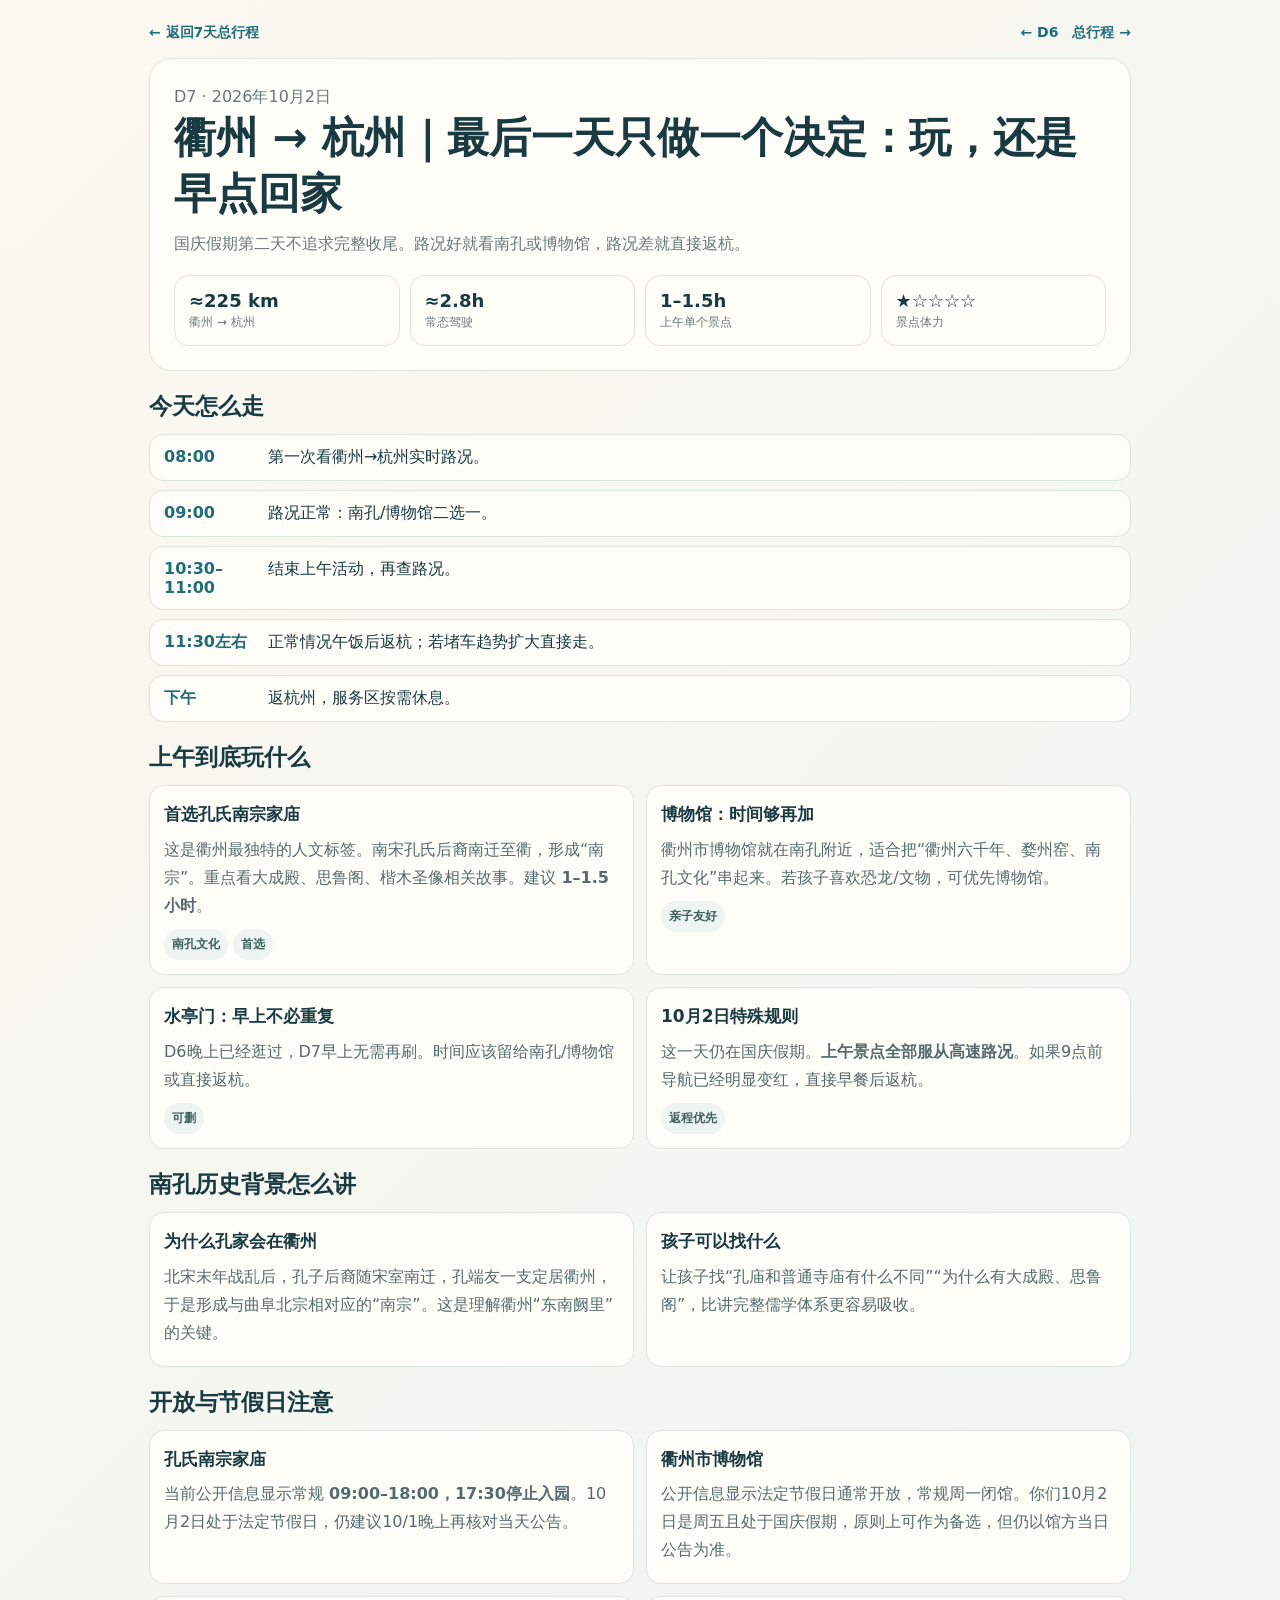
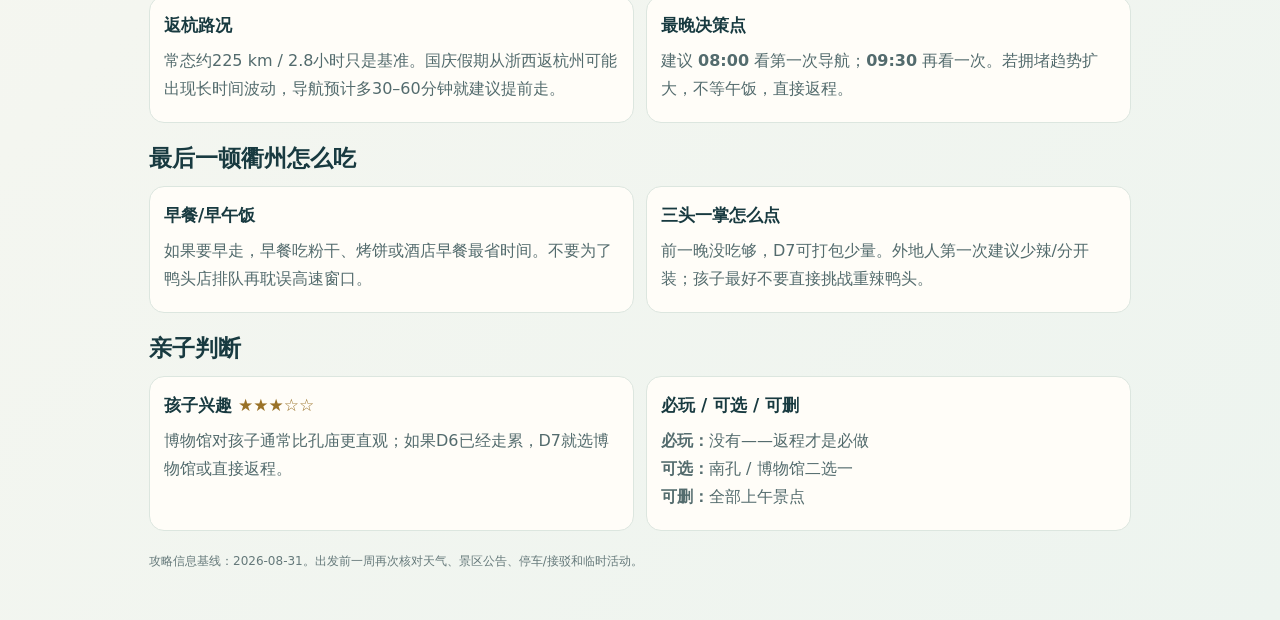
<file: day7-quzhou-hangzhou.html>
<!doctype html><html lang="zh-CN"><head><meta charset="utf-8"><meta name="viewport" content="width=device-width,initial-scale=1"><title>D7 衢州→杭州详细攻略｜浙江亲子自驾</title><style>:root{--ink:#183a40;--muted:#65797a;--card:#fffdf8;--teal:#1f6d78;--line:#dce6df;--gold:#9a7228}*{box-sizing:border-box}body{margin:0;background:linear-gradient(135deg,#fbf8f1,#edf4ef);color:var(--ink);font-family:"PingFang SC","Microsoft YaHei",system-ui,sans-serif}.page{width:min(1050px,100%);margin:auto;padding:24px clamp(12px,3vw,34px) 50px}a{color:var(--teal);text-decoration:none}.nav{display:flex;justify-content:space-between;gap:10px;flex-wrap:wrap;font-size:14px;font-weight:700}.hero{margin-top:16px;padding:24px;border-radius:22px;background:var(--card);border:1px solid var(--line)}h1{margin:0 0 8px;font-size:clamp(28px,4vw,42px)}h2{margin:0 0 12px;font-size:23px}.sub{color:var(--muted);line-height:1.7}.facts{display:grid;grid-template-columns:repeat(4,1fr);gap:10px;margin-top:18px}.fact,.card{background:var(--card);border:1px solid var(--line);border-radius:15px;padding:14px}.fact b{display:block;font-size:18px}.fact span{color:var(--muted);font-size:12px}.section{margin-top:20px}.timeline{display:grid;gap:9px}.time{display:grid;grid-template-columns:92px 1fr;gap:12px;padding:12px 14px;border-radius:14px;background:var(--card);border:1px solid var(--line)}.time b{color:var(--teal)}.grid{display:grid;grid-template-columns:repeat(2,1fr);gap:12px}.card{line-height:1.75}.card h3{margin:0 0 6px;font-size:17px}.card p,.card ul{margin:5px 0;color:#536b6d}.card ul{padding-left:19px}.tag{display:inline-block;margin:4px 5px 0 0;padding:5px 8px;border-radius:999px;background:#edf4f1;color:#3e615e;font-size:12px;font-weight:700}.stars{color:var(--gold);font-weight:800}.updated{margin-top:22px;color:var(--muted);font-size:12px}@media(max-width:700px){.facts,.grid{grid-template-columns:1fr 1fr}.time{grid-template-columns:76px 1fr}}@media(max-width:480px){.facts,.grid{grid-template-columns:1fr}}</style></head><body><main class="page"><div class="nav"><a href="./index.html">← 返回7天总行程</a><div><a href="./day6-songyang-quzhou.html">← D6</a>　<a href="./index.html">总行程 →</a></div></div><section class="hero"><div class="sub">D7 · 2026年10月2日</div><h1>衢州 → 杭州｜最后一天只做一个决定：玩，还是早点回家</h1><div class="sub">国庆假期第二天不追求完整收尾。路况好就看南孔或博物馆，路况差就直接返杭。</div><div class="facts"><div class="fact"><b>≈225 km</b><span>衢州 → 杭州</span></div><div class="fact"><b>≈2.8h</b><span>常态驾驶</span></div><div class="fact"><b>1–1.5h</b><span>上午单个景点</span></div><div class="fact"><b>★☆☆☆☆</b><span>景点体力</span></div></div></section><section class="section"><h2>今天怎么走</h2><div class="timeline"><div class="time"><b>08:00</b><div>第一次看衢州→杭州实时路况。</div></div><div class="time"><b>09:00</b><div>路况正常：南孔/博物馆二选一。</div></div><div class="time"><b>10:30–11:00</b><div>结束上午活动，再查路况。</div></div><div class="time"><b>11:30左右</b><div>正常情况午饭后返杭；若堵车趋势扩大直接走。</div></div><div class="time"><b>下午</b><div>返杭州，服务区按需休息。</div></div></div></section><section class="section"><h2>上午到底玩什么</h2><div class="grid"><article class="card"><h3>首选孔氏南宗家庙</h3><p>这是衢州最独特的人文标签。南宋孔氏后裔南迁至衢，形成“南宗”。重点看大成殿、思鲁阁、楷木圣像相关故事。建议 <strong>1–1.5小时</strong>。</p><span class="tag">南孔文化</span><span class="tag">首选</span></article><article class="card"><h3>博物馆：时间够再加</h3><p>衢州市博物馆就在南孔附近，适合把“衢州六千年、婺州窑、南孔文化”串起来。若孩子喜欢恐龙/文物，可优先博物馆。</p><span class="tag">亲子友好</span></article><article class="card"><h3>水亭门：早上不必重复</h3><p>D6晚上已经逛过，D7早上无需再刷。时间应该留给南孔/博物馆或直接返杭。</p><span class="tag">可删</span></article><article class="card"><h3>10月2日特殊规则</h3><p>这一天仍在国庆假期。<strong>上午景点全部服从高速路况</strong>。如果9点前导航已经明显变红，直接早餐后返杭。</p><span class="tag">返程优先</span></article></div></section><section class="section"><h2>南孔历史背景怎么讲</h2><div class="grid"><article class="card"><h3>为什么孔家会在衢州</h3><p>北宋末年战乱后，孔子后裔随宋室南迁，孔端友一支定居衢州，于是形成与曲阜北宗相对应的“南宗”。这是理解衢州“东南阙里”的关键。</p></article><article class="card"><h3>孩子可以找什么</h3><p>让孩子找“孔庙和普通寺庙有什么不同”“为什么有大成殿、思鲁阁”，比讲完整儒学体系更容易吸收。</p></article></div></section><section class="section"><h2>开放与节假日注意</h2><div class="grid"><article class="card"><h3>孔氏南宗家庙</h3><p>当前公开信息显示常规 <strong>09:00–18:00，17:30停止入园</strong>。10月2日处于法定节假日，仍建议10/1晚上再核对当天公告。</p></article><article class="card"><h3>衢州市博物馆</h3><p>公开信息显示法定节假日通常开放，常规周一闭馆。你们10月2日是周五且处于国庆假期，原则上可作为备选，但仍以馆方当日公告为准。</p></article><article class="card"><h3>返杭路况</h3><p>常态约225 km / 2.8小时只是基准。国庆假期从浙西返杭州可能出现长时间波动，导航预计多30–60分钟就建议提前走。</p></article><article class="card"><h3>最晚决策点</h3><p>建议 <strong>08:00</strong> 看第一次导航；<strong>09:30</strong> 再看一次。若拥堵趋势扩大，不等午饭，直接返程。</p></article></div></section><section class="section"><h2>最后一顿衢州怎么吃</h2><div class="grid"><article class="card"><h3>早餐/早午饭</h3><p>如果要早走，早餐吃粉干、烤饼或酒店早餐最省时间。不要为了鸭头店排队再耽误高速窗口。</p></article><article class="card"><h3>三头一掌怎么点</h3><p>前一晚没吃够，D7可打包少量。外地人第一次建议少辣/分开装；孩子最好不要直接挑战重辣鸭头。</p></article></div></section><section class="section"><h2>亲子判断</h2><div class="grid"><article class="card"><h3>孩子兴趣 <span class="stars">★★★☆☆</span></h3><p>博物馆对孩子通常比孔庙更直观；如果D6已经走累，D7就选博物馆或直接返程。</p></article><article class="card"><h3>必玩 / 可选 / 可删</h3><p><strong>必玩：</strong>没有——返程才是必做<br><strong>可选：</strong>南孔 / 博物馆二选一<br><strong>可删：</strong>全部上午景点</p></article></div></section><div class="updated">攻略信息基线：2026-08-31。出发前一周再次核对天气、景区公告、停车/接驳和临时活动。</div></main></body></html>
</file>
